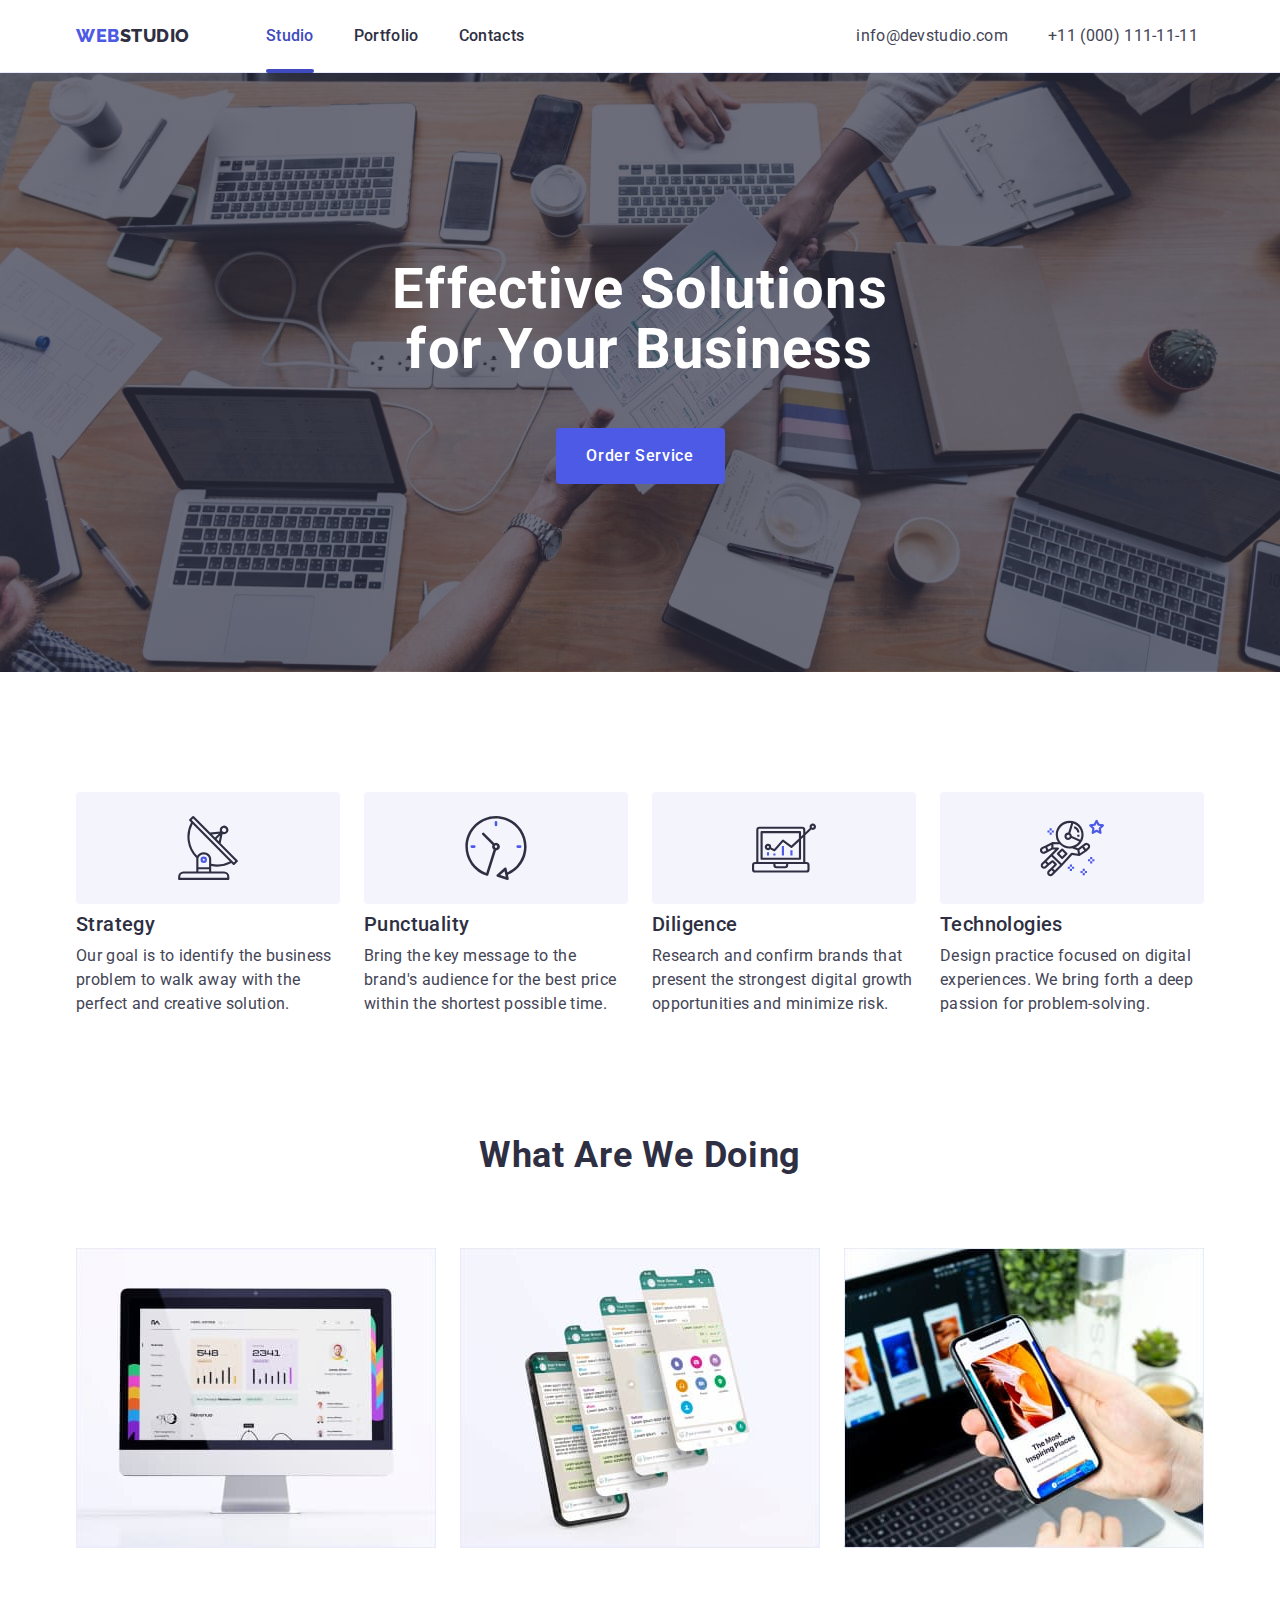
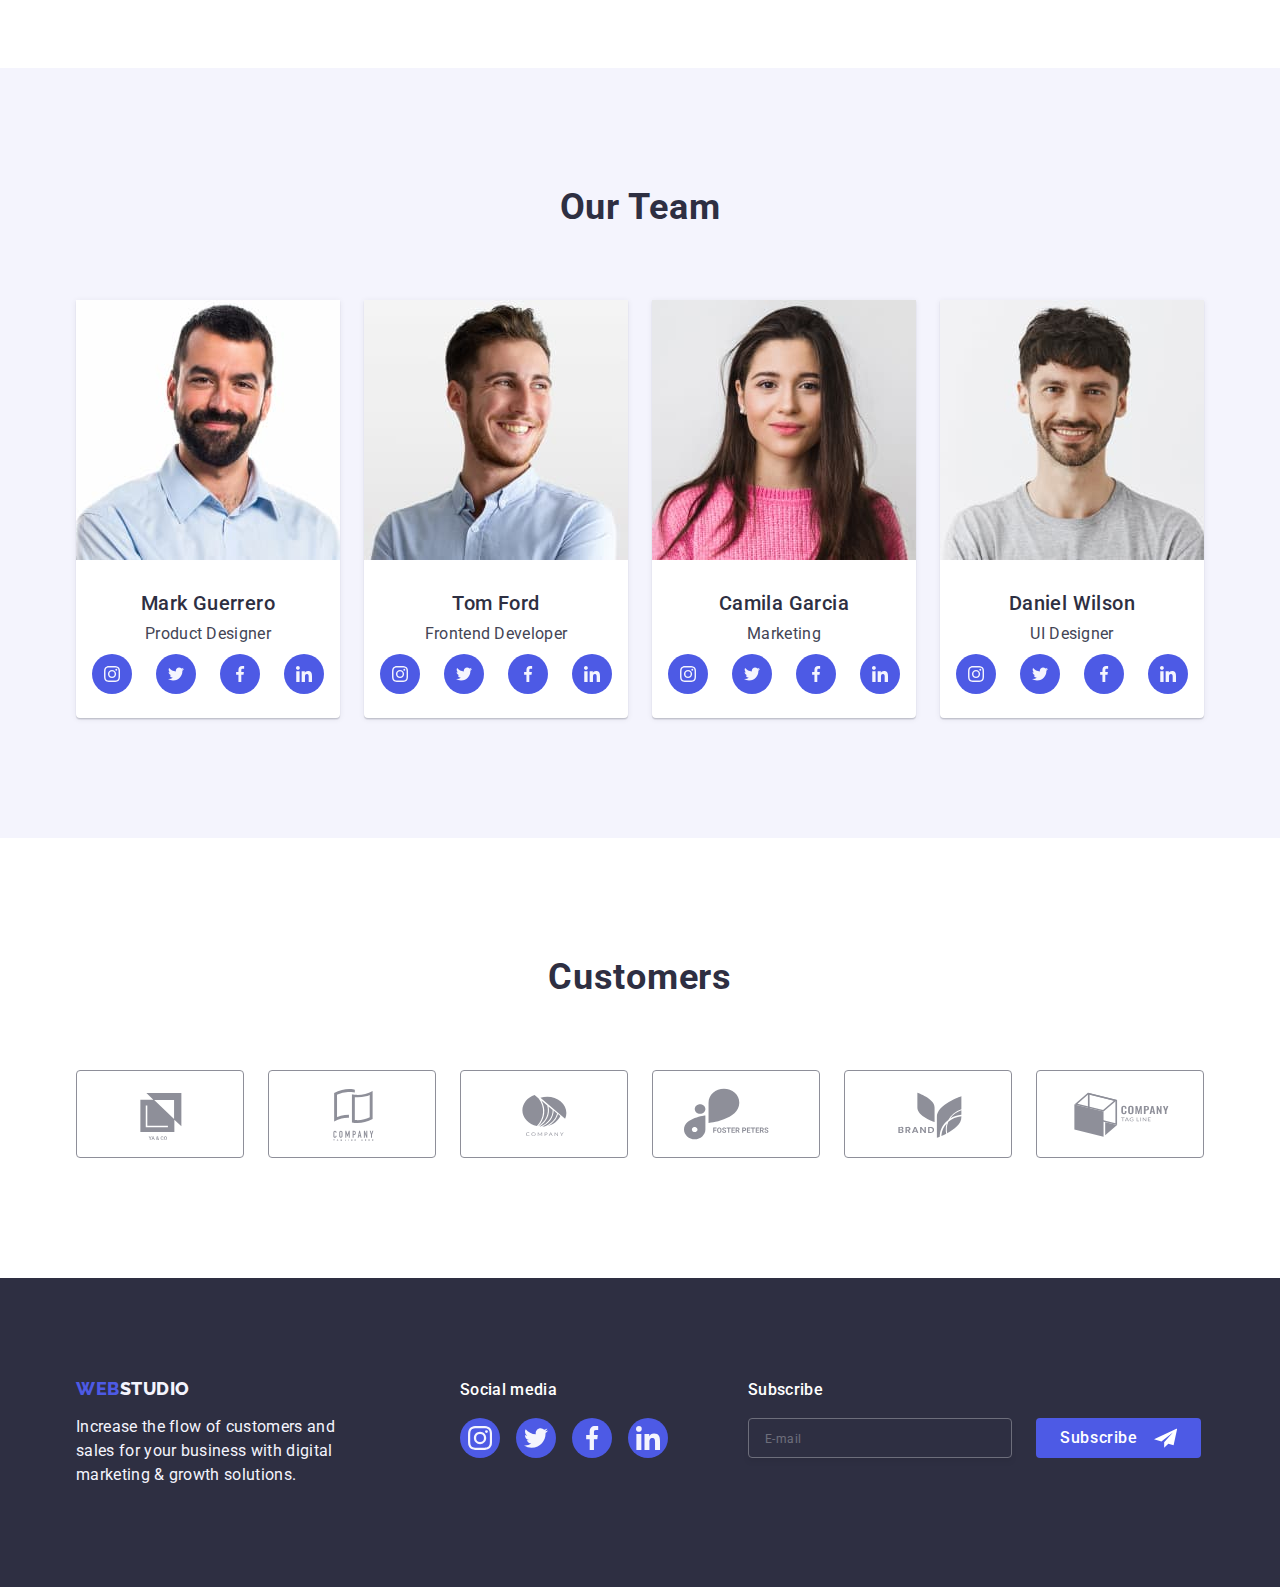
<file: index.html>
<!DOCTYPE html>
<html lang="en">
<head>
    <meta charset="UTF-8">
    <meta name="viewport" content="width=device-width, initial-scale=1.0">
    <title>Homework7</title>

    <link rel="stylesheet" href="https://cdnjs.cloudflare.com/ajax/libs/modern-normalize/1.0.0/modern-normalize.min.css" />

    <link rel="stylesheet" href="./css/styles.css">

    <link rel="preconnect" href="https://fonts.googleapis.com">
    <link rel="preconnect" href="https://fonts.gstatic.com" crossorigin>
    <link
        href="https://fonts.googleapis.com/css2?family=Montserrat:wght@400;700&family=Raleway:wght@800&family=Roboto:wght@400;500;700;900&display=swap"
        rel="stylesheet">

    
</head>
<body>

    <header class="header">
        
    <div class="container header-menu">

        <nav class="header-nav">

        <a class="logo link" href="./index.html">Web<span class="logo-text-studio">Studio</span></a>

       
            <ul class="list-menu">
                <li>
                    <a class="nav-link link accent" href="./index.html">Studio</a>
                </li>
                <li>
                    <a class="nav-link link" href="./portfolio.html">Portfolio</a>
                </li>
                <li>
                    <a class="nav-link link" href="">Contacts</a>
                </li>
            </ul>
       
        

        </nav>

        <address class="address">  

      <ul class="list-address">
        <li>
            <a class="contact-link link" href="mailto:info@devstudio.com">info@devstudio.com</a></li>
        <li>
            <a class="contact-link link" href="tel:+110001111111">+11 (000) 111-11-11</a></li>
</ul>

</address>


<menu class="menu-hamburger">
    <button type="button" class="button-hamburger menu-toggle js-open-menu " aria-expanded="false"
        aria-controls="mobile-menu">
        <svg width="32" height="22">
            <use href="./images/icons.svg#icon-hamburger"></use>
        </svg>
    </button>
</menu>


</div>
    </header>   

    <main>
        <!-- Section 1 -->
     <section class="main-section section">
    
    <div class="container hero">

        <h1 class="main-header">Effective Solutions for Your Business</h1>

        <button class="order-service-button cursor" type="button" data-modal-open>Order Service</button>
        
    </div>
    </section> 

        <!-- Section 2 -->
        <section class="section">

            <div class="container">

            <h2 class="visually-hidden">Lorem ipsum dolor sit amet.</h2>
            
            <ul class="list-section-two">
                <li class="list-section-two-li">

                    <div class="icon-our-strategy">
                        
                        <svg class="icon-strategy" width="64" height="64">
                        
                        <use href="./images/icons.svg#icon-antenna">

                        </use>
                    </svg>
                    </div>

                    <h3 class="third-headline">Strategy</h3>
                    <p class="description">Our goal is to identify the business problem to walk away with the perfect and creative solution.</p>
                </li>
                <li class="list-section-two-li">
                    <div class="icon-our-strategy">
                    
                        <svg class="icon-stategy" width="64" height="64">
                    
                            <use href="./images/icons.svg#icon-clock">
                    
                            </use>
                        </svg>
                    </div>
                    <h3 class="third-headline">Punctuality</h3>
                    <p class="description">Bring the key message to the brand's audience for the best price within the shortest possible time.</p>
                </li>
                <li class="list-section-two-li">
                    <div class="icon-our-strategy">
                    
                        <svg class="icon-stategy" width="64" height="64">
                    
                            <use href="./images/icons.svg#icon-diagram">
                    
                            </use>
                        </svg>
                    </div>
                    <h3 class="third-headline">Diligence</h3>
                    <p class="description">Research and confirm brands that present the strongest digital growth opportunities and minimize risk.</p>
                </li>
                <li class="list-section-two-li">
                    <div class="icon-our-strategy">
                    
                        <svg class="icon-stategy" width="64" height="64">
                    
                            <use href="./images/icons.svg#icon-astronaut">
                    
                            </use>
                        </svg>
                    </div>
                    <h3 class="third-headline">Technologies</h3>
                    <p class="description">Design practice focused on digital experiences. We bring forth a deep passion for problem-solving.</p>
                </li>
            </ul>
            </div>

            
        </section>

<!--What are we doing-->
<!-- Section 3 -->

        <section class="section section-three">
            
        <div class="container">

<h2 class="second-headline">What are we doing</h2>
<ul class="list-section-three">
    <li class="list-section-three-li">
        <img src="./images/main/What_are_we_doing/img1.jpg" alt="computer screen" width="360" height="300" 
        srcset="./images/main/What_are_we_doing/img1.jpg 1x, ./images/main/What_are_we_doing/img1@2x.jpg 2x">
    </li>
    <li class="list-section-three-li"><img src="./images/main/What_are_we_doing/img2.jpg" alt="messenger on the phone" width="360" height="300" srcset="./images/main/What_are_we_doing/img2.jpg 1x, ./images/main/What_are_we_doing/img2@2x.jpg 2x"></li>
    <li class="list-section-three-li"><img src="./images/main/What_are_we_doing/img3.jpg" alt="celphone in hand" width="360" height="300" srcset="./images/main/What_are_we_doing/img3.jpg 1x, 
        ./images/main/What_are_we_doing/img3@2x.jpg 2x"></li>
</ul>
</div>
        </section>

<!--Our Team-->
<!-- section 4 -->

        <section class="background-section section">
            <div class="container">

            <h2 class="our-team-headline">Our Team</h2>
        
        <ul class="list-team">

        <li class="background-list">
                
                <img src="./images/main/Our_Team/Mark_Guerrero.jpg" alt="man in blue shirt" width="264" height="260" srcset="./images/main/Our_Team/Mark_Guerrero.jpg 1x, ./images/main/Our_Team/Mark_Guerrero@2x.jpg 2x">

            <div class="team-name">
                <h3 class="person-name">Mark Guerrero</h3>
                <p class="description job-position">Product Designer</p>
              
              <ul class="list-social-media">
                <li class="list-social-media-li">
                    <a class="link social-media-link" href="">
                        <svg  class="team-icon" width="16" height="16">
                            <use href="./images/icons.svg#icon-instagram"></use>
                        </svg>
                    </a>
                </li>
                <li class="list-social-media-li">
                    <a class="link social-media-link" href="">
                        <svg class="team-icon" width="16" height="16">
                            <use href="./images/icons.svg#icon-twitter"></use>
                        </svg>
                    </a>
                </li>
                <li class="list-social-media-li">
                    <a class="link social-media-link" href="">
                        <svg class="team-icon" width="16" height="16">
                            <use href="./images/icons.svg#icon-facebook"></use>
                        </svg>
                    </a>
                </li>
                <li class="list-social-media-li">
                    <a class="link social-media-link" href="">
                        <svg class="team-icon" width="16" height="16">
                            <use href="./images/icons.svg#icon-linkedin"></use>
                        </svg>
                    </a>
                </li>
              </ul>
            </div>
                   </li>
                

        <li class="background-list">
                
                <img src="./images/main/Our_Team/Tom_Ford.jpg" alt="young man in blue shirt" width="264" height="260" srcset="./images/main/Our_Team/Tom_Ford.jpg 1x, ./images/main/Our_Team/Tom_Ford@2x.jpg 2x">

            <div class="team-name">
            <h3 class="person-name">Tom Ford</h3>
            <p class="description job-position">Frontend Developer</p>
            <ul class="list-social-media">
                <li class="list-social-media-li">
                    <a class="link social-media-link" href="">
                        <svg class="team-icon" width="16" height="16">
                            <use href="./images/icons.svg#icon-instagram"></use>
                        </svg>
                    </a>
                </li>
                <li class="list-social-media-li">
                    <a class="link social-media-link" href="">
                        <svg class="team-icon" width="16" height="16">
                            <use href="./images/icons.svg#icon-twitter"></use>
                        </svg>
                    </a>
                </li>
                <li class="list-social-media-li">
                    <a class="link social-media-link" href="">
                        <svg class="team-icon" width="16" height="16">
                            <use href="./images/icons.svg#icon-facebook"></use>
                        </svg>
                    </a>
                </li>
                <li class="list-social-media-li">
                    <a class="link social-media-link" href="">
                        <svg class="team-icon" width="16" height="16">
                            <use href="./images/icons.svg#icon-linkedin"></use>
                        </svg>
                    </a>
                </li>
            </ul>
            </div>
                    </li>

        <li class="background-list">
                
            <img src="./images/main/Our_Team/Camila_Garcia.jpg" alt="woman in pink sweater" width="264" height="260" srcset="./images/main/Our_Team/Camila_Garcia.jpg 1x, ./images/main/Our_Team/Camila_Garcia@2x.jpg 2x">
            
            <div class="team-name">
            <h3 class="person-name">Camila Garcia</h3>
            <p class="description job-position">Marketing</p>
            <ul class="list-social-media">
                <li class="list-social-media-li">
                    <a class="link social-media-link" href="">
                        <svg class="team-icon" width="16" height="16">
                            <use href="./images/icons.svg#icon-instagram"></use>
                        </svg>
                    </a>
                </li>
                <li class="list-social-media-li">
                    <a class="link social-media-link" href="">
                        <svg class="team-icon" width="16" height="16">
                            <use href="./images/icons.svg#icon-twitter"></use>
                        </svg>
                    </a>
                </li>
                <li class="list-social-media-li">
                    <a class="link social-media-link" href="">
                        <svg class="team-icon" width="16" height="16">
                            <use href="./images/icons.svg#icon-facebook"></use>
                        </svg>
                    </a>
                </li>
                <li class="list-social-media-li">
                    <a class="link social-media-link" href="">
                        <svg class="team-icon" width="16" height="16">
                            <use href="./images/icons.svg#icon-linkedin"></use>
                        </svg>
                    </a>
                </li>
            </ul>
             </div>
                    </li>

        <li class="background-list">
                
            <img src="./images/main/Our_Team/Daniel_Wilson.jpg" alt="man in grey tshirt" width="264" height="260" srcset="./images/main/Our_Team/Daniel_Wilson.jpg 1x, ./images/main/Our_Team/Daniel_Wilson@2x.jpg 2x">

            <div class="team-name">
            <h3 class="person-name">Daniel Wilson</h3>
            <p class="description job-position">UI Designer</p>
            <ul class="list-social-media">
                <li class="list-social-media-li">
                    <a class="link social-media-link" href="">
                        <svg class="team-icon" width="16" height="16">
                            <use href="./images/icons.svg#icon-instagram"></use>
                        </svg>
                    </a>
                </li>
                <li class="list-social-media-li">
                    <a class="link social-media-link" href="">
                        <svg class="team-icon" width="16" height="16">
                            <use href="./images/icons.svg#icon-twitter"></use>
                        </svg>
                    </a>
                </li>
                <li class="list-social-media-li">
                    <a class="link social-media-link" href="">
                        <svg class="team-icon" width="16" height="16">
                            <use href="./images/icons.svg#icon-facebook"></use>
                        </svg>
                    </a>
                </li>
                <li class="list-social-media-li">
                    <a class="link social-media-link" href="">
                        <svg class="team-icon" width="16" height="16">
                            <use href="./images/icons.svg#icon-linkedin"></use>
                        </svg>
                    </a>
                </li>
            </ul>
            </div>
                    </li>
        </ul>

        </div>
        
        </section>
<!-- section 5 -->
        <section class="section">
            <div class="container">
            <h2 class="customers-headline">Customers</h2>
            <ul class="list-customers">
                <li class="list-customers-li">
                    
                    <a class="link-customers" href="">
                        <svg class="customers-svg" width="104" height="56">
                        <use href="./images/icons.svg#icon-customer1"></use>
                    </svg>
                    </a>
                </li>
                <li class="list-customers-li">
                    <a class="link-customers" href="">
                        <svg class="customers-svg" width="104" height="56">
                    <use href="./images/icons.svg#icon-customer2"></use>
                </svg>
                    </a>
            </li>
                <li class="list-customers-li">
                    <a class="link-customers" href="">
                        <svg class="customers-svg" width="104" height="56">
                    <use href="./images/icons.svg#icon-customer3"></use>
                </svg>
            </a>
        </li>
                <li class="list-customers-li">
                    <a class="link-customers" href="">
                        <svg class="customers-svg" width="104" height="56">
                    <use href="./images/icons.svg#icon-customer4"></use>
                </svg>
            </a>
            </li>
                <li class="list-customers-li">
                    <a class="link-customers" href="">
                        <svg class="customers-svg" width="104" height="56">
                    <use href="./images/icons.svg#icon-customer5"></use>
                </svg>
            </a>
        </li>
                <li class="list-customers-li">
                    <a class="link-customers" href="">
                        <svg class="customers-svg" width="104" height="56">
                    <use href="./images/icons.svg#icon-customer6"></use>
                </svg>
            </a>
        </li>
            </ul>
</div>
        </section>

        
    </main>

    <!-- Footer -->

    <footer class="footer_background">

    <div class="container footer-container">

        <div class="footer-logo-container">   
        <!-- LOGO -->
        <a class="logo link logo-footer" href="./index.html">Web<span class="logo-textfooter-studio">Studio</span></a>

        <p class="footer-text">Increase the flow of customers and sales for your business with digital marketing & growth solutions.</p>
        </div>

        <div>
            <p class="footer-p-socialmedia">Social media</p>
            <ul class="footer-social-media-list">
                <li class="footer-social-media-li">
                    <a class="footer-link-social-media" href="">
                        <svg class="footer-svg" width="24" height="24">
                            <use href="./images/icons.svg#icon-instagram"></use>
                        </svg>
                    </a>
                </li>
                <li class="footer-social-media-li">
                    <a class="footer-link-social-media" href="">
                        <svg class="footer-svg" width="24" height="24">
                            <use href="./images/icons.svg#icon-twitter"></use>
                        </svg>
                    </a>
                </li>
                <li class="footer-social-media-li">
                    <a class="footer-link-social-media" href="">
                        <svg class="footer-svg" width="24" height="24">
                            <use href="./images/icons.svg#icon-facebook"></use>
                        </svg>
                    </a>
                </li>
                <li class="footer-social-media-li">
                    <a class="footer-link-social-media" href="">
                        <svg class="footer-svg" width="24" height="24">
                            <use href="./images/icons.svg#icon-linkedin"></use>
                        </svg>
                    </a>
                </li>
            </ul>
        </div>

        <div class="newsletter-div">
            <p class="footer-p-socialmedia">Subscribe</p>
            
            <form class="newsletter-form">
                <label class="newsletter-label" for="newsletter">
            
                <input class="newsletter-input" type="email" name="email" id="newsletter" placeholder="E-mail" required/>
                </label>
          
            <button class="newsletter-button" type="submit">Subscribe
                    <svg class="newsletter-svg" width="24" height="24">
                        <use href="./images/icons.svg#icon-Frame"></use>
                    </svg>
            </button>
                
            </form>
        </div>
        </div>
    </footer>

    <div class="is-hidden modal-window" data-modal>
        <div class="modal-window-body">
            <button class="button-close" type="button" data-modal-close>
                <svg class="svg-close" width="8" height="8">
                    <use href="./images/icons.svg#icon-close-black-18dp-2-1"></use>
                </svg>
            </button>
            <p class="modal-form-p">Leave your contacts and we will call you back</p>
            
            <form>
                <div class="modal-form">
                
                <label class="modal-form-label" for="user-name">Name</label>

                <div class="modal-icon-input">

                    <input class="modal-form-input" type="text" name="user-name" id="user-name" required/>
                    <svg class="modal-icon" width="18" height="24">
                    <use href="./images/icons.svg#icon-person-black"></use>
                    </svg>
                    
                    </div>
                </div>

                <div class="modal-form">
                <label class="modal-form-label" for="phone-modal">Phone</label>

                <div class="modal-icon-input">
                    <input class="modal-form-input" type="tel" name="tel-modal" id="phone-modal" required/>
                    <svg class="modal-icon" width="18" height="24">
                    <use href="./images/icons.svg#icon-phone-black"></use>
                </svg>
                    
                </div>
                </div>

                <div class="modal-form">
                <label class="modal-form-label" for="email-modal">Email</label>

                <div class="modal-icon-input">
                    <input class="modal-form-input" type="email" name="email-modal" id="email-modal" required/>
                    <svg class="modal-icon" width="18" height="24">
                    <use href="./images/icons.svg#icon-email-black"></use>
                </svg>
                
                </div>
                </div>

                <div class="form-textarea">
                    <label class="modal-form-label" for="user-comment">Comment</label>
                    <textarea class="textarea" id="user-comment" name="user-comment" placeholder="Text input"></textarea>
                </div>
                
            
                <div class="privacy-policy">
                
                <input class="user-privacy-input visually-hidden" type="checkbox" name="user-privacy" value="true" id="user-privacy" required/>
                
                <label class="user-privacy-label" for="user-privacy">
                
                <span class="icon-privacy-policy">
                    <svg width="10" height="8">
                        <use href="./images/icons.svg#icon-Vector"></use>
                    </svg>
                </span>

                I accept the terms and conditions of the <a class="privacy-policy-link">Privacy Policy</a></label>
              
                </div>

                <button class="button-send-modal" type="submit">Send</button>
                
                
            </form>
        </div>
    </div>

<div class="js-menu-container menu-container-a" id="mobile-menu">
    <div class="hamburger-div">
        <div class="hamburger-button-container">
            <button class="js-close-menu hamburger-close-button">
                <svg class="hamburger-close-svg" width="8" height="8">
                    <use href="./images/icons.svg#icon-close-black-18dp-2-1"></use>
                </svg>
            </button>
        </div>

        <nav class="hamburger-navigation">
            <ul class="hamburger-nav-list">
                <li><a class="hamburger-nav-link link" href='./index.html'>Studio</a></li>
                <li><a class="hamburger-nav-link link" href='./portfolio.html'>Portfolio</a></li>
                <li><a class="hamburger-nav-link link" href=''>Contacts</a></li>
            </ul>
        </nav>

        <address class="hamburger-address">
            <ul class="hamburger-address-list">
                <li><a class="hamburger-phone link" href="tel:+110001111111">+11 (000) 111-11-11</a></li>
                <li><a class="hamburger-mail link" href="mailto:info@devstudio.com">info@devstudio.com</a></li>

            </ul>
        </address>



        <ul class="hamburger-social-media-list">
            <li class="hamburger-social-media-li">
                <a class="hamburger-social-media-link" href="">
                    <svg class="hamburger-svg" width="24" height="24">
                        <use href="./images/icons.svg#icon-instagram"></use>
                    </svg>
                </a>
            </li>
            <li class="hamburger-social-media-li">
                <a class="hamburger-social-media-link" href="">
                    <svg class="hamburger-svg" width="24" height="24">
                        <use href="./images/icons.svg#icon-twitter"></use>
                    </svg>
                </a>
            </li>
            <li class="hamburger-social-media-li">
                <a class="hamburger-social-media-link" href="">
                    <svg class="hamburger-svg" width="24" height="24">
                        <use href="./images/icons.svg#icon-facebook"></use>
                    </svg>
                </a>
            </li>
            <li class="hamburger-social-media-li">
                <a class="hamburger-social-media-link" href="">
                    <svg class="hamburger-svg" width="24" height="24">
                        <use href="./images/icons.svg#icon-linkedin"></use>
                    </svg>
                </a>
            </li>
        </ul>

    </div>
</div>
   


</div>

   
    <script src="./js/mobile-menu.js"></script>
    <script src="./js/modal.js"></script>
</body>
</html>
</file>
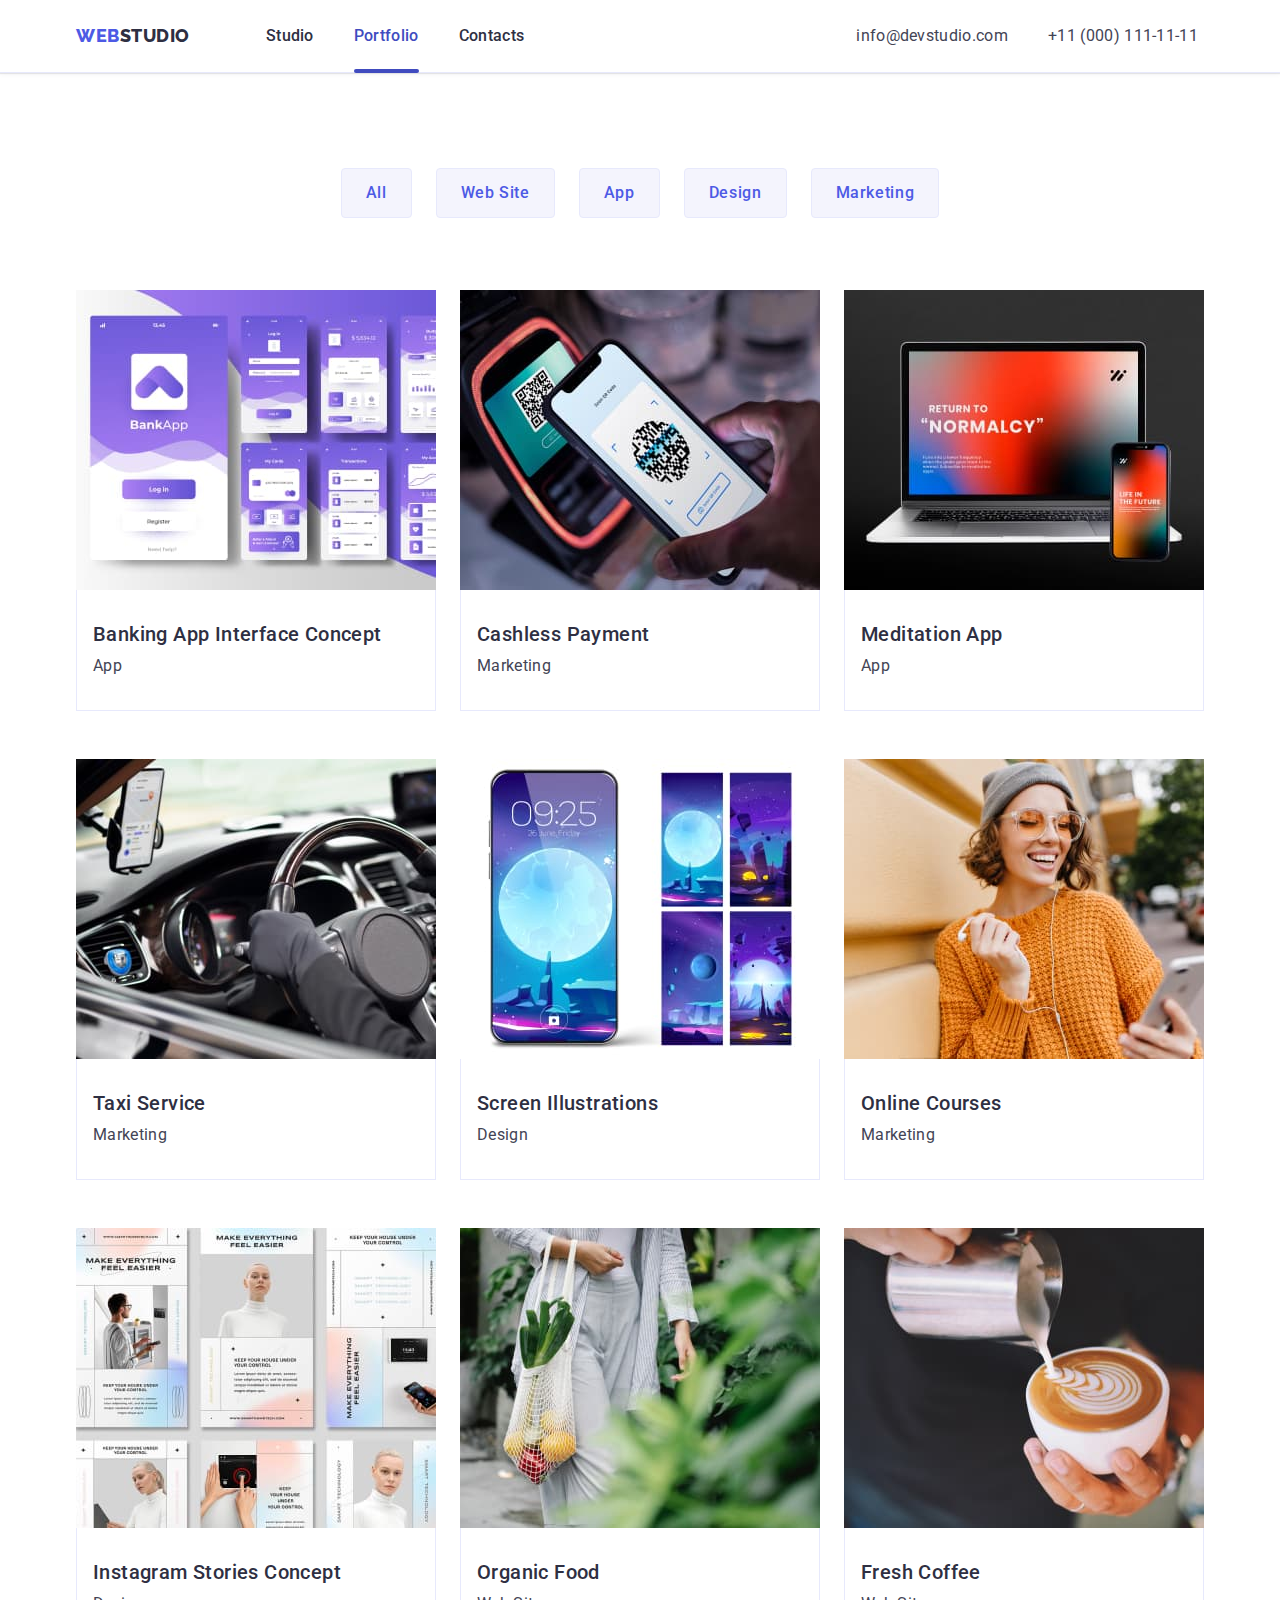
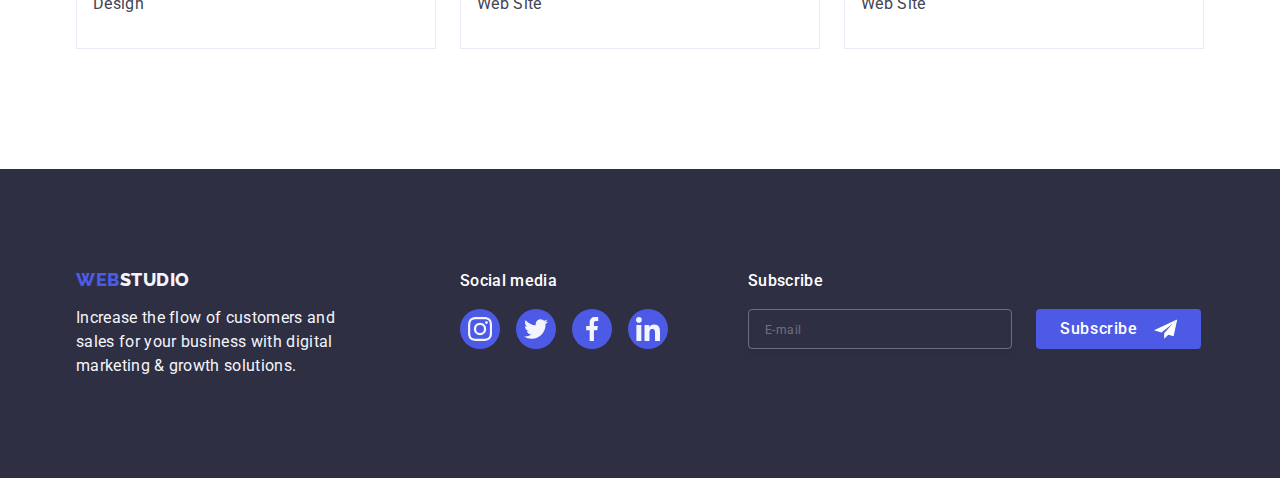
<file: portfolio.html>
<!DOCTYPE html>
<html lang="en">
<head>
    <meta charset="UTF-8">
    <meta name="viewport" content="width=device-width, initial-scale=1.0">
    <title>Homework7</title>

    <link rel="stylesheet" href="https://cdnjs.cloudflare.com/ajax/libs/modern-normalize/1.0.0/modern-normalize.min.css" />

    <link rel="stylesheet" href="./css/styles.css">

    <link rel="preconnect" href="https://fonts.googleapis.com">
    <link rel="preconnect" href="https://fonts.gstatic.com" crossorigin>
    <link
        href="https://fonts.googleapis.com/css2?family=Montserrat:wght@400;700&family=Raleway:wght@800&family=Roboto:wght@400;500;700;900&display=swap"
        rel="stylesheet">

     
</head>
<body>

        <header class="header">
        
            <div class="container header-menu">
        
                <nav class="header-nav">
                    <!-- LOGO -->
                    <a class="logo link" href="./index.html">Web<span class="logo-text-studio">Studio</span></a>
        
        
                    <ul class="list-menu">
                        <li><a class="nav-link link" href="./index.html">Studio</a></li>
                        <li><a class="nav-link link accent" href="./portfolio.html">Portfolio</a></li>
                        <li><a class="nav-link link" href="">Contacts</a></li>
                    </ul>
                </nav>
        
                <address class="address">
        
                    <ul class="list-address">
                        <li><a class="contact-link link" href="mailto:info@devstudio.com">info@devstudio.com</a></li>
                        <li><a class="contact-link link" href="tel:+110001111111">+11 (000) 111-11-11</a></li>
                    </ul>
        
                </address>

                <menu class="menu-hamburger">
                    <button type="button" class="button-hamburger menu-toggle js-open-menu " aria-expanded="false"
                        aria-controls="mobile-menu">
                        <svg width="32" height="22">
                            <use href="./images/icons.svg#icon-hamburger"></use>
                        </svg>
                    </button>
                </menu>

            </div>
        </header>

<main>
<section class="section portfolio-section">

    <div class="container">

<h1 class="visually-hidden">Lorem.</h1>

    <!-- BUTTONS LIST -->
    
    <ul class="list-button">

        <li><button class="cursor button-text" type="button">All</button></li>

        <li><button class="cursor button-text" type="button">Web Site</button></li>

        <li><button class="cursor button-text" type="button">App</button></li>

        <li><button class="cursor button-text" type="button">Design</button></li>

        <li><button class="cursor button-text" type="button">Marketing</button></li>
    </ul>
  
 

    <!-- PROJECTS LIST -->

    

  
<ul class="list-portfolio">

    <li class="list-portfolio-li">
       <a class="link link-portfolio" href="">
        <div class="pop-up">
       <img src="./images/portfolio/banking_app.jpg" alt="diferent banking pages" width="360" height="300" srcset="./images/portfolio/banking_app.jpg 1x, ./images/portfolio/banking_app@2x.jpg 2x">
       <p class="pop-up-text">- 14 Stylish and User-Friendly App Design Concepts · Task Manager App · Calorie Tracker App · Exotic Fruit Ecommerce App
    · Cloud Storage App</p>
        </div>
       <div class="projects">
        <h2 class="project-name">Banking App Interface Concept</h2>
        <p class="description">App</p>
        </div>
        
    </a>
    </li>

    <li class="list-portfolio-li">
        <a class="link link-portfolio" href="">
        <div class="pop-up">
        <img src="./images/portfolio/cashless_payment.jpg" alt="celphone and terminal" width="360" height="300" srcset="./images/portfolio/cashless_payment.jpg 1x, ./images/portfolio/cashless_payment@2x.jpg 2x">
        <p class="pop-up-text">- 14 Stylish and User-Friendly App Design Concepts · Task Manager App · Calorie Tracker App · Exotic Fruit Ecommerce App
        · Cloud Storage App</p>
        </div>
        <div class="projects">
        <h2 class="project-name">Cashless Payment</h2>
        <p class="description">Marketing</p>
        </div>

        </a>
    </li>

    <li class="list-portfolio-li">
        <a class="link link-portfolio" href="">
        <div class="pop-up">
        <img src="./images/portfolio/meditation_app.jpg" alt="meditation app in laptop and celphone" width="360" height="300" srcset="./images/portfolio/meditation_app.jpg 1x, ./images/portfolio/meditation_app@2x.jpg 2x">
        <p class="pop-up-text">- 14 Stylish and User-Friendly App Design Concepts · Task Manager App · Calorie Tracker App · Exotic Fruit Ecommerce App
        · Cloud Storage App</p>
        </div>
        <div class="projects">
        <h2 class="project-name">Meditation App</h2>
        <p class="description">App</p>
        </div>
        </a>
    </li>

    <li class="list-portfolio-li">
        <a class="link link-portfolio" href="">
        <div class="pop-up">
        <img src="./images/portfolio/taxi_service.jpg" alt="taxi inside" width="360" height="300" srcset="./images/portfolio/taxi_service.jpg 1x, ./images/portfolio/taxi_service@2x.jpg 2x">
        <p class="pop-up-text">- 14 Stylish and User-Friendly App Design Concepts · Task Manager App · Calorie Tracker App · Exotic Fruit Ecommerce App · Cloud Storage App</p>
        </div>
        <div class="projects">
        <h2 class="project-name">Taxi Service</h2>
        <p class="description">Marketing</p>
        </div>
        </a>
    </li>

    <li class="list-portfolio-li">
        <a class="link link-portfolio" href="">
        <div class="pop-up">
        <img src="./images/portfolio/screen_ilustrations.jpg" alt="graphics on celphones" width="360" height="300" srcset="./images/portfolio/screen_ilustrations.jpg 1x, ./images/portfolio/screen_ilustrations@2x.jpg 2x">
        <p class="pop-up-text">- 14 Stylish and User-Friendly App Design Concepts · Task Manager App · Calorie Tracker App · Exotic Fruit Ecommerce App · Cloud Storage App</p>
        </div>
        <div class="projects">
        <h2 class="project-name">Screen Illustrations</h2>
        <p class="description">Design</p>
        </div>
        </a>
    </li>

    <li class="list-portfolio-li">
        <a class="link link-portfolio" href="">
        <div class="pop-up">
        <img src="./images/portfolio/online_courses.jpg" alt="young woman in orange sweater" width="360"
                    height="300" srcset="./images/portfolio/online_courses.jpg 1x, ./images/portfolio/online_courses@2x.jpg 2x">
        <p class="pop-up-text">- 14 Stylish and User-Friendly App Design Concepts · Task Manager App · Calorie Tracker App · Exotic Fruit Ecommerce App · Cloud Storage App</p>
        </div>
        <div class="projects"> 
        <h2 class="project-name">Online Courses</h2>
        <p class="description">Marketing</p>
        </div>
        </a>
    </li>
   
    <li class="list-portfolio-li">
        <a class="link link-portfolio" href="">
        <div class="pop-up">
        <img src="./images/portfolio/instagram_stories.jpg" alt="diferent celphones with instagram Stories" width="360" height="300" srcset="./images/portfolio/instagram_stories.jpg 1x, ./images/portfolio/instagram_stories@2x.jpg 2x">
        <p class="pop-up-text">- 14 Stylish and User-Friendly App Design Concepts · Task Manager App · Calorie Tracker App · Exotic Fruit Ecommerce App
                · Cloud Storage App</p>
        </div>
        <div class="projects">
        <h2 class="project-name">Instagram Stories Concept</h2>
        <p class="description">Design</p>
        </div>
        </a>
    </li>

    <li class="list-portfolio-li">
        <a class="link link-portfolio" href="">
        <div class="pop-up">
        <img src="./images/portfolio/organic_food.jpg" alt="a woman with shopping net" width="360" height="300" srcset="./images/portfolio/organic_food.jpg 1x, ./images/portfolio/organic_food@2x.jpg 2x">
        <p class="pop-up-text">- 14 Stylish and User-Friendly App Design Concepts · Task Manager App · Calorie Tracker App · Exotic Fruit Ecommerce App
                · Cloud Storage App</p> 
        </div>
        <div class="projects">
        <h2 class="project-name">Organic Food</h2>
        <p class="description">Web Site</p>
        </div>

                </a>
            </li>

    <li class="list-portfolio-li">
        <a class="link link-portfolio" href="">
        <div class="pop-up">
        <img src="./images/portfolio/fresh_coffee.jpg" alt="a cup of Coffee with milk" width="360" height="300" srcset="./images/portfolio/fresh_coffee.jpg 1x, ./images/portfolio/fresh_coffee@2x.jpg 2x">
        <p class="pop-up-text">- 14 Stylish and User-Friendly App Design Concepts · Task Manager App · Calorie Tracker App · Exotic Fruit Ecommerce App
                · Cloud Storage App</p>
        </div>
        <div class="projects">
        <h2 class="project-name">Fresh Coffee</h2>
        <p class="description">Web Site</p>
        </div>
        </a>
    </li>

        </ul>
        </div>
    </section>
</main>

    <footer class="footer_background">
        <div class="container footer-container">
    
            <div class="footer-logo-container">
                <!-- LOGO -->
                <a class="logo link logo-footer" href="./index.html">Web<span
                        class="logo-textfooter-studio">Studio</span></a>
    
                <p class="footer-text">Increase the flow of customers and sales for your business with digital marketing &
                    growth solutions.</p>
            </div>
    
            <div>
                <p class="footer-p-socialmedia">Social media</p>
                <ul class="footer-social-media-list">
                    <li class="footer-social-media-li">
                        <a class="footer-link-social-media" href="">
                            <svg class="footer-svg" width="24" height="24">
                                <use href="./images/icons.svg#icon-instagram"></use>
                            </svg>
                        </a>
                    </li>
                    <li class="footer-social-media-li">
                        <a class="footer-link-social-media" href="">
                            <svg class="footer-svg" width="24" height="24">
                                <use href="./images/icons.svg#icon-twitter"></use>
                            </svg>
                        </a>
                    </li>
                    <li class="footer-social-media-li">
                        <a class="footer-link-social-media" href="">
                            <svg class="footer-svg" width="24" height="24">
                                <use href="./images/icons.svg#icon-facebook"></use>
                            </svg>
                        </a>
                    </li>
                    <li class="footer-social-media-li">
                        <a class="footer-link-social-media" href="">
                            <svg class="footer-svg" width="24" height="24">
                                <use href="./images/icons.svg#icon-linkedin"></use>
                            </svg>
                        </a>
                    </li>
                </ul>
            </div>
            <div class="newsletter-div">
                <p class="footer-p-socialmedia">Subscribe</p>
            
                <form class="newsletter-form">
                    <label class="newsletter-label" for="newsletter">
            
                        <input class="newsletter-input" type="email" name="email" id="newsletter" placeholder="E-mail" required/>
                    </label>
            
                    <button class="newsletter-button" type="submit">Subscribe
                        <svg class="newsletter-svg" width="24" height="24">
                            <use href="./images/icons.svg#icon-Frame"></use>
                        </svg>
                    </button>
            
                </form>
            </div>
        </div>
    </footer>

    <div class="js-menu-container menu-container-a" id="mobile-menu">
        <div class="hamburger-div">
            <div class="hamburger-button-container">
                <button class="js-close-menu hamburger-close-button">
                    <svg class="hamburger-close-svg" width="8" height="8">
                        <use href="./images/icons.svg#icon-close-black-18dp-2-1"></use>
                    </svg>
                </button>
            </div>
    
            <nav class="hamburger-navigation">
                <ul class="hamburger-nav-list">
                    <li><a class="hamburger-nav-link link" href='./index.html'>Studio</a></li>
                    <li><a class="hamburger-nav-link link" href='./portfolio.html'>Portfolio</a></li>
                    <li><a class="hamburger-nav-link link" href=''>Contacts</a></li>
                </ul>
            </nav>
    
            <address class="hamburger-address">
                <ul class="hamburger-address-list">
                    <li><a class="hamburger-phone link" href="tel:+110001111111">+11 (000) 111-11-11</a></li>
                    <li><a class="hamburger-mail link" href="mailto:info@devstudio.com">info@devstudio.com</a></li>
    
                </ul>
            </address>
    
    
    
            <ul class="hamburger-social-media-list">
                <li class="hamburger-social-media-li">
                    <a class="hamburger-social-media-link" href="">
                        <svg class="hamburger-svg" width="24" height="24">
                            <use href="./images/icons.svg#icon-instagram"></use>
                        </svg>
                    </a>
                </li>
                <li class="hamburger-social-media-li">
                    <a class="hamburger-social-media-link" href="">
                        <svg class="hamburger-svg" width="24" height="24">
                            <use href="./images/icons.svg#icon-twitter"></use>
                        </svg>
                    </a>
                </li>
                <li class="hamburger-social-media-li">
                    <a class="hamburger-social-media-link" href="">
                        <svg class="hamburger-svg" width="24" height="24">
                            <use href="./images/icons.svg#icon-facebook"></use>
                        </svg>
                    </a>
                </li>
                <li class="hamburger-social-media-li">
                    <a class="hamburger-social-media-link" href="">
                        <svg class="hamburger-svg" width="24" height="24">
                            <use href="./images/icons.svg#icon-linkedin"></use>
                        </svg>
                    </a>
                </li>
            </ul>
    
        </div>
    </div>
<script src="./js/mobile-menu.js"></script>
</body>
</html>
</file>
<file: css/styles.css>
:root {
    --iris-color: #4d5ae5;
    --ocean-color: #404BBF;
    --navyblue-color: #2E2F42;
    --green-color: #31D0AA;
    --slate-color: #434455;
    --lightslate-color: #8E8F99;
    --cornflower-color: #E7E9FC;
    --cloud-color: #F4F4FD;
    --navybluemodal-color: #2E2F4266;
    --grey-color: #2E2F42B2;
    --white-color: #FFFFFF;
    --dairy-color: #FCFCFC;

    --mytransition-duration: 250ms;
    --mytransition-timing-function: cubic-bezier(0.4, 0, 0.2, 1);
}

body {
    font-family: Roboto, sans-serif;
    color: var(--slate-color);
    background-color: var(--white-color);
}

* {
    box-sizing: border-box;
    margin: 0;
    padding: 0;
}

img {
    display: block;
    max-width: 100%;
    height: auto;
}

ul {
    margin: 0;
    padding-left: 0;
    list-style: none;
}


h1, h2, h3, h4, h5, h6, p, a {
    margin: 0;
}

.visually-hidden {
    position: absolute;
    width: 1px;
    height: 1px;
    margin: -1px;
    border: 0;
    padding: 0;
    white-space: nowrap;
    clip-path: inset(100%);
    clip: rect(0 0 0 0);
    overflow: hidden;
}

.link {
    text-decoration: none;
}

.cursor {
    cursor: pointer;
}

/* ================================================= MOBILE ========================================= */




@media screen and (min-width: 320px) and (max-width: 767px) {
    
    .section {
    margin-bottom: 96px;       
        }
    
    .container {
    width: 100%;
    margin: 0 auto;
    padding: 0 15px;
                }

    /* HEADER MOBILE */
        
    .header {
    outline: 1px solid var(--cornflower-color);
    box-shadow: 0px 2px 1px rgba(46, 47, 66, 0.08),
                0px 1px 1px rgba(46, 47, 66, 0.16),
                0px 1px 6px rgba(46, 47, 66, 0.08);
        }
    
    .header-menu {
    display: flex;
    justify-content: space-between;
    
        }
    
    .header-nav {
    display: flex;
    align-items: center;
        }
    
    .logo {
    font-family: Raleway, sans-serif;
    font-weight: 800;
    font-size: 18px;
    line-height: 1.17;
    letter-spacing: 0.03em;
    text-transform: uppercase;
    color: var(--iris-color);
    margin-right: 76px;
    display: inline-block;
        }

    .logo-text-studio {
    color: var(--navyblue-color);
        }
    
   .contact-link {
    color: var(--slate-color);
    font-family: Roboto;
    font-size: 16px;
    font-style: normal;
    font-weight: 400;
    line-height: 1.5;
    letter-spacing: 0.02em;
    padding: 24px 0;
    transition: color var(--mytransition-duration) var(--mytransition-timing-function);
        }
    
    .contact-link:hover {
    color: var(--ocean-color);
        }
    
    .contact-link:focus {
    color: var(--ocean-color);
        }
    
        .nav-link {
            display: inline-block;
            font-family: Roboto, sans-serif;
            font-size: 16px;
            font-style: normal;
            font-weight: 500;
            line-height: 1.5;
            letter-spacing: 0.02em;
            color: var(--navyblue-color);
            padding: 24px 0;
        }
    
    
        .nav-link:hover {
            color: var(--ocean-color);
        }
    
        .nav-link:focus {
            color: var(--ocean-color);
        }
    
        .address {
            font-style: normal;
            padding: 24px 0;
        }
    
        .list-menu {
            display: none;
            gap: 40px;
        }
    
        .list-address {
            display: none;
            gap: 40px;
            margin-left: 332px;
        }

    /* SECTION 1 MOBILE */

        .main-section {
        display: flex;
        padding: 112px 0;
        background-color: var(--navyblue-color);
        margin: 0 auto;
        background-image: linear-gradient(rgba(46, 47, 66, 0.7), rgba(46, 47, 66, 0.7)), url(../images/main/people-office.jpg);
        max-width: 767px;
        background-position: center;
        background-size: cover;
        background-repeat: no-repeat;
            }
        
        @media (min-device-pixel-ratio: 2),
        (-webkit-min-device-pixel-ratio: 2),
        (min-resolution: 192dpi),
        (min-resolution: 2dppx) {
            .main-section {
                background-image: linear-gradient(rgba(46, 47, 66, 0.7), rgba(46, 47, 66, 0.7)),
                    url(../images/main/people-office@2x.jpg);;
            }
        }

        .hero {
        display: flex;
        flex-direction: column;
        align-items: center;
                 }

        .main-header {
        font-family: Roboto;
        font-size: 36px;
        font-style: normal;
        font-weight: 700;
        color: var(--white-color);
        line-height: 1.11;
        text-align: center;
        letter-spacing: 0.06em;      
        margin-bottom: 72px;
                 }
        
                
        .order-service-button {
        color: var(--white-color);
        font-family: Roboto, sans-serif;
        font-size: 16px;
        font-style: normal;
        font-weight: 500;
        background-color: var(--iris-color);
        line-height: 1.5;
        letter-spacing: 0.04em;
        display: block;
        min-width: 169px;
        height: 56px;
        border: none;
        border-radius: 4px;
        margin: 0 auto;
        transition: background-color var(--mytransition-duration) var(--mytransition-timing-function);       
                 }
        
        .order-service-button:hover {
        background-color: var(--ocean-color);
                 }
        
        .order-service-button:focus {
        background-color: var(--ocean-color);
                 }


    /* SECTION 2 MOBILE */

    .icon-our-strategy {
        display: none;
    }

        .list-section-two {
            display: flex;
            flex-direction: column;
            align-items: flex-start;
            gap: 72px;
            margin-top: 96px;
        }

        .third-headline {
        font-family: Roboto;
        font-size: 36px;
        font-style: normal;
        font-weight: 700;
        color: var(--navyblue-color);
        line-height: 1.11;
        letter-spacing: 0.06em;
        margin-bottom: 8px;  
        text-align: center;  
                }
    
        .description {
        color: var(--slate-color);
        font-family: Roboto;
        font-size: 16px;
        font-style: normal;
        font-weight: 500;
        line-height: 1.5;
        letter-spacing: 0.02em;
                 }

        /* SECTION 3 MOBILE */
        
        .section-three {
        display: none;
        }
    
        /* SECTION 4 MOBILE */

        .our-team-headline {
        font-family: Roboto;
        font-size: 36px;
        font-style: normal;
        font-weight: 700;
        line-height: 1.11;
        text-align: center;
        letter-spacing: 0.72px;
        text-transform: capitalize;
        color: var(--navyblue-color);
        margin-bottom: 72px;
        padding-top: 96px;
                }

        .list-team {
        display: flex;
        flex-direction: column;
        gap: 72px;
        padding-bottom: 96px;
    }

        .background-list {
        display: flex;
        width: 264px;
        flex-direction: column;
        justify-content: center;
        align-items: center;
        margin: 0 auto;
        background-color: var(--white-color);
        border-radius: 0px 0px 4px 4px;
        list-style: none;
        box-shadow: 0px 2px 1px 0px rgba(46, 47, 66, 0.08), 0px 1px 1px 0px rgba(46, 47, 66, 0.16), 0px 1px 6px 0px rgba(46, 47, 66, 0.08);
        }
        
                 
        .background-section {
         background-color: var(--cloud-color);
        }

        .team-name {
        padding: 0px;
        text-align: center;
        max-width: 264px;
        margin: 32px auto;
                 }
        
        .person-name {
        font-family: Roboto;
        font-size: 20px;
        font-style: normal;
        font-weight: 500;
        color: var(--navyblue-color);
        line-height: 1.11;
        letter-spacing: 0.4px;
        margin-bottom: 8px;
        text-align: center;
                }
        
        .job-position {
        text-align: center;
        font-weight: 400;
        }

        .list-social-media {
            display: flex;
            gap: 24px;
            justify-content: center;
        }

        .list-social-media-li {
            width: 40px;
            height: 40px;
        }

        .social-media-link {
            display: flex;
            gap: 16px;
            margin-top: 8px;
            justify-content: center;
            align-items: center;
            width: 100%;
            height: 100%;
            background-color: var(--iris-color);
            border-radius: 50%;
            transition: background-color var(--mytransition-duration) var(--mytransition-timing-function);
        }

        .social-media-link:hover {
            background-color: var(--ocean-color);
        }

        .social-media-link:focus {
            background-color: var(--ocean-color);
        }

        .team-icon {
        width: 16px;
        height: 16px;
        fill: #f4f4fd;
                }

        /* SECTION 5 MOBILE */

        .customers-headline {
            text-align: center;
            color: var(--navyblue-color);
            font-family: Roboto;
            font-size: 36px;
            font-style: normal;
            font-weight: 700;
            line-height: 1.11;
            letter-spacing: 0.72px;
            text-transform: capitalize;
            margin-bottom: 72px;
        }

        .list-customers {
        display: flex;
        flex-wrap: wrap;
        gap: 16px;
        justify-content: center;
        row-gap: 72px;
                }
        
        .list-customers-li {
        width: calc((100% - 16px) / 2);
        height: 88px;
        width: 190px;
                }
        
        .link-customers {
        width: 100%;
        height: 100%;
        border: 1px solid var(--lightslate-color);
        border-radius: 4px;
        display: flex;
        align-items: center;
        justify-content: center;
        flex-shrink: 0;
        color: var(--lightslate-color);
        transition: border-color var(--mytransition-duration) var(--mytransition-timing-function), color var(--mytransition-duration) var(--mytransition-timing-function);
                }
        
        .link-customers:hover {
        border-color: var(--ocean-color);
        color: var(--ocean-color);
                }
        
        .link-customers:focus {
        border-color: var(--ocean-color);
        color: var(--ocean-color);
                }
        
        .customers-svg {
        fill: currentColor;
        width: 110px;
        height: 56px;
                }

        /* FOOTER MOBILE*/

        .footer-container {
        display: flex;
        flex-direction: column;
        align-items: center;
        gap: 72px;
                }

        .footer-logo-container {
        display: flex;
        flex-direction: column;
        gap: 16px;
        }

        .logo-footer {
        display: block;
        text-align: center;
        margin: 0;
                }
        
        
        .logo-textfooter-studio {
        color: var(--cloud-color);
                }

        .footer-text {
        color: var(--cloud-color);
        font-family: Roboto;
        font-size: 16px;
        font-style: normal;
        font-weight: 400;
        line-height: 1.5;
        letter-spacing: 0.02em;
        width: max(264px); 
        }
    
        .footer_background {
        background-color: var(--navyblue-color);
        padding: 100px 0;
        }

        .footer-link-social-media {
        width: 100%;
        height: 100%;
        background-color: var(--iris-color);
        border-radius: 50%;
        display: flex;
        align-items: center;
        justify-content: center;
        transition: background-color var(--mytransition-duration) var(--mytransition-timing-function);
        }

        .footer-link-social-media:hover {
        background-color: var(--green-color);
        }

        .footer-link-social-media:focus {
        background-color: var(--green-color);
        }

        .footer-p-socialmedia {
        font-family: Roboto;
        font-size: 16px;
        font-style: normal;
        font-weight: 500;
        line-height: 1.5;
        letter-spacing: 0.02em;
        color: var(--white-color);
        margin-bottom: 16px;
        display: block;
        text-align: center;
         }

        .footer-social-media-list {
        display: flex;
        justify-content: center;
        gap: 16px;
        }

        .footer-social-media-li {
        height: 40px;
        width: 40px;
        }

        .footer-svg {
        fill: var(--cloud-color);
        }

        .footer-svg:hover {
        fill: var(--green-color);
        }

        .newsletter-div {
        margin: 0 auto;
        gap: 16px;
                }
        
        .newsletter-form {
        display: flex;
        flex-direction: column;
        gap: 16px;
        align-items: center;
                }
        
        .newsletter-label {}
        
        .newsletter-input {
        width: 290px;
        height: 40px;
        background-color: var(--navyblue-color);
        border-radius: 4px;
        border: 1px solid var(--white-color);
        box-shadow: 0px 4px 4px 0px rgba(0, 0, 0, 0.15);
        padding-top: 8px;
        padding-bottom: 8px;
        padding-left: 16px;
        background-color: transparent;
        color: var(--white-color);
        opacity: 0.3;
                }
        
        .newsletter-input::placeholder {
        color: var(--white-color);
        font-family: Roboto;
        font-size: 12px;
        font-style: normal;
        font-weight: 400;
        line-height: 1.5;
        letter-spacing: 0.04em;
                }
        
        .newsletter-button {
        display: flex;
        padding: 8px 24px;
        justify-content: center;
        align-items: center;
        width: 165px;
        height: 40px;
        border-radius: 4px;
        background-color: var(--iris-color);
        color: var(--white-color);
        font-family: Roboto, sans-serif;
        font-size: 16px;
        font-style: normal;
        font-weight: 500;
        line-height: 1.5;
        letter-spacing: 0.04em;
        border: none;
        cursor: pointer;
                }
        
        .newsletter-svg {
        width: 24px;
        height: 24px;
        margin-left: 16px;
        }

        /* PORTFOLIO MOBILE */

        .portfolio-section {
        padding-left: 16px;
                 }

        .list-button {
        display: flex;
        flex-wrap: wrap;
        row-gap: 16px;
        gap: 24px;
        justify-content: start;
        align-items: center;
        padding-top: 48px;
        margin-bottom: 48px;
        }
        
        .button-text {
        color: var(--iris-color);
        font-family: Roboto, sans-serif;
        font-size: 16px;
        font-style: normal;
        font-weight: 500;
        line-height: 1.5;
        letter-spacing: 0.04em;
        background-color: var(--cloud-color);
        padding: 12px 24px;
        border: 1px solid var(--cornflower-color);
        border-radius: 4px;
        transition: color 250ms cubic-bezier(0.4, 0, 0.2, 1),
         background-color 250ms cubic-bezier(0.4, 0, 0.2, 1),
         border-color 250ms cubic-bezier(0.4, 0, 0.2, 1),
         box-shadow 250ms cubic-bezier(0.4, 0, 0.2, 1);
        }

        .button-text:hover,
        .button-text:focus {
        color: var(--white-color);
        background-color: var(--ocean-color);
        border: 1px solid transparent;
        box-shadow: 0px 2px 2px 0px rgba(0, 0, 0, 0.12), 0px 2px 1px 0px rgba(0, 0, 0, 0.08), 0px 3px 1px 0px rgba(0, 0, 0, 0.10);
        }

    
        .list-portfolio {  
            display: flex;
            flex-direction: column;
            gap: 48px;
        }

        .list-portfolio-li {
        max-width: 396px;
        }

        .list-portfolio-li:hover {
        box-shadow: 0px 2px 1px 0px rgba(46, 47, 66, 0.08), 0px 1px 1px 0px rgba(46, 47, 66, 0.16), 0px 1px 6px 0px rgba(46, 47, 66, 0.08);
        }
    
        .link-portfolio {
            display: block;
            transition: box-shadow var(--mytransition-duration) var(--mytransition-timing-function);
        }
    
        .link-portfolio:hover,
        .link-portfolio:focus {
            box-shadow: 0px 2px 1px 0px rgba(46, 47, 66, 0.08),
                0px 1px 1px 0px rgba(46, 47, 66, 0.16),
                0px 1px 6px 0px rgba(46, 47, 66, 0.08);   
        }

        .link-portfolio:hover .pop-up-text {
        transform: translateY(0%);
        }
        
        .link-portfolio:focus .pop-up-text {
        transform: translateY(0%);
        }
        
        .projects {
        padding: 32px 16px;
        border: 1px solid var(--cornflower-color);
        border-top: none;
                 }
    
        .pop-up {
            position: relative;
            overflow: hidden;
            transform: translateY(0%);
        }
    
        .pop-up-text {
            position: absolute;
            top: 0;
            font-family: Roboto;
            font-size: 16px;
            font-weight: 400;
            line-height: 1.5;
            letter-spacing: 0.02em;
            color: var(--cloud-color);
            background-color: var(--iris-color);
            padding: 40px 32px;
            height: 100%;
            width: 100%;
            transform: translateY(100%);
            transition: transform var(--mytransition-duration) var(--mytransition-timing-function)
        }
    
    
        .project-name {
            font-family: Roboto, sans-serif;
            font-size: 20px;
            font-style: normal;
            font-weight: 500;
            line-height: 1.2;
            letter-spacing: 0.02em;
            color: var(--navyblue-color);
            margin-bottom: 8px;
        }
    
       
/* HAMBURGER MOBILE */

.button-hamburger {
border: none;
background-color: var(--white-color);
        }
        
.menu-hamburger {
display: flex;
margin-top: 24px ;
margin-right: 16px;
margin-bottom: 24px;
        }

.menu-container-a {
overflow-y: auto;
position: fixed;
top: 0;
left: 0;
width: 100%;
height: 100%;
padding: 32px;
background-color: #fff;
z-index: 999;
transform: translateY(100%);
transition: transform 250ms ease-in-out;
            }
        
.menu-container-a.is-open {
transform: translateY(0);
            }

.hamburger-div {
margin: auto;
/* max-width: 428px; */
max-width: 100%;
         }

.hamburger-button-container {
display: flex;
}

.hamburger-close-button {

position: absolute;
top: 24px;
right: 24px;
width: 24px;
height: 24px;
border-radius: 50%;
display: flex;
align-items: center;
justify-content: center;
background-color: #e7e9fc;
border: 1px solid rgba(0, 0, 0, 0.1);
padding: 0;
cursor: pointer;
transition: background-color var(--mytransition-duration) var(--mytransition-timing-function), border var(--mytransition-duration) var(--mytransition-timing-function);
            }

.hamburger-close-button:hover,
.hamburger-close-button:focus {
background-color: var(--ocean-color);
border: none;
}

.hamburger-close-svg {
fill: var(--navyblue-color);
width: 8px;
height: 8px;
         }

.hamburger-close-button:hover>.hamburger-close-svg,
.hamburger-close-button:focus>.hamburger-close-svg {
fill: var(--white-color)
}

.hamburger-navigation {
padding-left: 40px;
padding-top: 80px;
}

.hamburger-nav-list {
display: flex;
flex-direction: column;
gap: 40px;
}

.hamburger-nav-link {
font-family: Roboto;
font-size: 36px;
font-style: normal;
font-weight: 700;
line-height: 40px;
letter-spacing: 0.72px;
text-transform: capitalize;
color: var(--navyblue-color);
transition: color var(--mytransition-duration) var(--mytransition-timing-function);
}

.hamburger-nav-link:hover,
.hamburger-nav-link:focus {
color: var(--ocean-color);
}

.hamburger-address {
padding-top: 284px;
}

.hamburger-address-list {
display: flex;
flex-direction: column;
gap: 40px;
padding-left: 40px;
}

.hamburger-phone {
color: #4D5AE5;
font-family: Roboto;
font-size: 36px;
font-style: normal;
font-weight: 700;
line-height: 40px;
letter-spacing: 0.72px;
text-transform: capitalize;
text-decoration: none;
}

.hamburger-mail {
color: #434455;
font-family: Roboto;
font-size: 20px;
font-style: normal;
font-weight: 500;
line-height: 24px;
letter-spacing: 0.4px;
}

.hamburger-social-media-list {
display: flex;
/* gap: 56px; */
justify-content: space-between;
margin-top: 48px;
margin-bottom: 40px;
margin-left: 40px;
}

.hamburger-social-media-li {
height: 40px;
width: 40px;
}

.hamburger-social-media-link {
width: 100%;
height: 100%;
background-color: var(--iris-color);
border-radius: 50%;
display: flex;
align-items: center;
justify-content: center;
transition: background-color var(--mytransition-duration) var(--mytransition-timing-function);
}

.hamburger-social-media-link:hover,
.hamburger-social-media-link:focus {
background-color: var(--ocean-color);
}

.hamburger-svg {
fill: var(--cloud-color);
width: 16px;
height: 16px;
}
     
  
        
              /* MODAL WINDOW MOBILE*/
    
        .modal-window {
            position: fixed;
            display: flex;
            justify-content: center;
            align-items: center;
            min-height: 100vh;
            min-width: 100vw;
            opacity: 1;
            background: var(--navybluemodal-color, rgba(46, 47, 66, 0.40));
            top: 0;
            left: 0;
            transition: opacity var(--mytransition-duration) var(--mytransition-timing-function), visibility var(--mytransition-duration) var(--mytransition-timing-function);
    
        }
    
        .modal-window.is-hidden {
            opacity: 0;
            pointer-events: none;
            visibility: hidden;
    
        }
    
        .modal-window-body {
            position: absolute;
            width: 290px;
            min-height: 584px;
            flex-shrink: 0;
            border-radius: 4px;
            background: var(--dairy-color);
            box-shadow: 0px 2px 1px 0px rgba(0, 0, 0, 0.20), 0px 1px 3px 0px rgba(0, 0, 0, 0.12), 0px 1px 1px 0px rgba(0, 0, 0, 0.14);
            top: 50%;
            left: 50%;
            transform: translate(-50%, -50%) scale(1);
            transition: transform var(--mytransition-duration) var(--mytransition-timing-function);
            padding: 72px 24px 24px 24px;
        }
    
    
    
        .button-close {
            cursor: pointer;
            position: absolute;
            top: 24px;
            right: 24px;
            width: 24px;
            height: 24px;
            background-color: var(--cornflower-color);
            padding: 0;
            border-radius: 50%;
            border: 1px solid rgba(0, 0, 0, 0.10);
            display: flex;
            justify-content: center;
            align-items: center;
            transition: background-color var(--mytransition-duration) var(--mytransition-timing-function), border var(--mytransition-duration) var(--mytransition-timing-function);
    
        }
    
        .button-close:hover,
        .button-close:focus {
            background-color: var(--ocean-color);
            border: none;
            fill: var(--white-color);
        }
    
        .svg-close {
            transition: fill var(--mytransition-duration) var(--mytransition-timing-function);
    
        }
       
        .modal-form {
            margin-bottom: 8px;    
        }
    
        .modal-form-p {
            color: var(--navyblue-color);
            font-family: Roboto;
            font-size: 16px;
            font-style: normal;
            font-weight: 500;
            line-height: 1.5;
            letter-spacing: 0.02em;
            display: flex;
            justify-content: center;
            align-items: center;
            margin-bottom: 16px;
            text-align: center;
        }
    
        .modal-form-label {
            font-family: Roboto;
            font-size: 12px;
            font-style: normal;
            font-weight: 400;
            color: var(--lightslate-color);
            margin-bottom: 4px;
            line-height: 1.17;
            letter-spacing: 0.04em;
            display: block;
        }
    
        .modal-icon-input {
            position: relative;
    
        }
    
        .modal-form-input {
            width: 100%;
            height: 40px;
            flex-shrink: 0;
            border-radius: 4px;
            border: 1px solid rgba(46, 47, 66, 0.40);
    
            background-color: transparent;
            padding-left: 38px;
            outline: transparent;
            transition: border-color var(--mytransition-duration) var(--mytransition-timing-function);
        }
    
    
        .modal-form-input:hover,
        .modal-form-input:focus {
            border-color: var(--iris-color);
        }
    
        .modal-icon {
            position: absolute;
            left: 16px;
            top: 50%;
            transform: translateY(-50%);
            width: 18px;
            height: 24px;
            transition: fill var(--mytransition-duration) var(--mytransition-timing-function);
        }
    
        .modal-form-input:hover+.modal-icon,
        .modal-form-input:focus+.modal-icon {
            fill: var(--iris-color);
        }
    
        .button-send-modal {
            display: block;
            min-width: 169px;
            height: 56px;
            background-color: var(--iris-color);
            font-family: Roboto, sans-serif;
            font-size: 16px;
            font-style: normal;
            font-weight: 500;
            line-height: 1.5;
            letter-spacing: 0.04em;
            text-align: center;
            color: var(--white-color);
            border-radius: 4px;
            border: none;
            box-shadow: 0px 4px 4px 0px rgba(0, 0, 0, 0.15);
            margin: 24px auto;
            cursor: pointer;
            transition: background-color var(--mytransition-duration) var(--mytransition-timing-function);
    
        }
    
        .button-send-modal:hover,
        .button-send-modal:focus {
            background-color: var(--ocean-color);
        }
    
        .textarea {
            width: 100%;
            height: 120px;
            padding: 8px 16px;
            border-radius: 4px;
            border: 1px solid rgba(46, 47, 66, 0.4);
            font-size: 12px;
            line-height: 1.17;
            letter-spacing: 0.04em;
            color: rgba(46, 47, 66, 0.4);
            background-color: transparent;
            outline: transparent;
            resize: none;
            transition: border-color var(--mytransition-duration) var(--mytransition-timing-function);
        }
    
        .textarea:hover,
        .textarea:focus {
            border-color: var(--iris-color);
        }
    
        .form-textarea {
            margin-bottom: 16px;
        }
    
        .modal-comment {
            font-family: Roboto;
            font-size: 12px;
            font-style: normal;
            font-weight: 400;
            color: var(--lightslate-color);
            margin-bottom: 4px;
        }
    
        .privacy-policy {
            margin-bottom: 24px;
            display: flex;
    
        }
    
    
        .user-privacy-label {
            display: block;
            font-family: Roboto;
            font-size: 12px;
            font-style: normal;
            font-weight: 400;
            line-height: 1.17;
            letter-spacing: 0.04em;
            color: var(--lightslate-color);
    
        }
    
        .icon-privacy-policy {
            border: 1px solid rgba(46, 47, 66, 0.4);
            width: 16px;
            height: 16px;
            border-radius: 2px;
            transition: background-color 250ms cubic-bezier(0.4, 0, 0.2, 1), border 250ms cubic-bezier(0.4, 0, 0.2, 1), fill 250ms cubic-bezier(0.4, 0, 0.2, 1);
            display: inline-flex;
            justify-content: center;
            align-items: center;
            fill: transparent;
            margin-right: 8px;
        }
    
        .privacy-policy-link {
            color: var(--iris-color)
        }
    
        .user-privacy-input:checked+.user-privacy-label>span {
            background-color: var(--ocean-color);
            border: none;
            fill: var(--cloud-color);
        }
    
    }

@media screen and (min-width: 428px) and (max-width: 767px) {

    .container {
        width: 428px;
    }

    .newsletter-input {
    width: 398px;
        }

    .modal-window-body {
    width: 408px;
}

.hamburger-div {
    margin: auto;
    max-width: 428px;  
}

.hamburger-social-media-list {
   
    gap: 56px;
    justify-content: flex-start;
   
}

}


/* ================================================= TABLET ========================================= */
@media screen and (min-width: 768px) {
    
.menu-hamburger {
    display: none;
}

.js-menu-container {
    display: none;
}

        .section {
            margin-bottom: 96px;
        }
    
        .container {
            width: 768px;
            margin: 0 auto;
            padding: 0 15px;
        }
    
        /* HEADER TABLET */
    
        .header {
            outline: 1px solid var(--cornflower-color);
            box-shadow: 0px 2px 1px rgba(46, 47, 66, 0.08),
                0px 1px 1px rgba(46, 47, 66, 0.16),
                0px 1px 6px rgba(46, 47, 66, 0.08);
        }
    
        .header-menu {
            display: flex; 
        }
    
        .header-nav {
            display: flex;
            align-items: center;
        }
    
        .logo {
            font-family: Raleway, sans-serif;
            font-weight: 800;
            font-size: 18px;
            line-height: 1.17;
            letter-spacing: 0.03em;
            text-transform: uppercase;
            color: var(--iris-color);
            display: inline-block;
            margin-right: 120px;
        }

        .logo-text-studio {
        color: var(--navyblue-color);
                }
    
        .contact-link {
            color: var(--slate-color);
            font-family: Roboto;
            font-size: 12px;
            font-style: normal;
            font-weight: 400;
            line-height: 14px;
            letter-spacing: 0.48px;
            transition: color var(--mytransition-duration) var(--mytransition-timing-function);
        }
    
        .contact-link:hover {
            color: var(--ocean-color);
        }
    
        .contact-link:focus {
            color: var(--ocean-color);
        }
    
        .nav-link {
            display: inline-block;
            font-family: Roboto, sans-serif;
            font-size: 16px;
            font-style: normal;
            font-weight: 500;
            line-height: 1.5;
            letter-spacing: 0.02em;
            color: var(--navyblue-color);
            padding: 24px 0;
        }
    
    
        .nav-link:hover {
            color: var(--ocean-color);
        }
    
        .nav-link:focus {
            color: var(--ocean-color);
        }
    
        .address {
            font-style: normal;
            display: flex;
            align-items: center;
            
        }
    
        .list-menu {
            display: flex;
            gap: 40px;
        }
    
        .list-address {
            display: flex;
            flex-direction: column;
            gap: 12px;
            margin-left: 121px;  
            align-items: center;                       
        }

        .accent {
        position: relative;
        transition: color var(--mytransition-duration) var(--mytransition-timing-function);
        color: var(--ocean-color);
                }

        .accent::after {
        position: absolute;
        left: 0;
        bottom: -1px;
        content: '';
        width: 100%;
        height: 4px;
        flex-shrink: 0;
        border-radius: 2px;
        background-color: var(--ocean-color);
                }
    
        /* SECTION 1 TABLET */
    
        .main-section {
            display: flex;
            padding: 112px 0;
            background-color: var(--navyblue-color);
            margin: 0 auto;
            background-image: linear-gradient(rgba(46, 47, 66, 0.7), rgba(46, 47, 66, 0.7)), url(../images/main/people-office.jpg);
            min-width: 768px;
            background-position: center;
            background-size: cover;
            background-repeat: no-repeat;
        }
    
        @media (min-device-pixel-ratio: 2),
        (-webkit-min-device-pixel-ratio: 2),
        (min-resolution: 192dpi),
        (min-resolution: 2dppx) {
            .main-section {
                background-image: linear-gradient(rgba(46, 47, 66, 0.7), rgba(46, 47, 66, 0.7)),
                    url(../images/main/people-office@2x.jpg);
                ;
            }
        }
    
        .hero {
            display: flex;
            flex-direction: column;
            align-items: center;
           
        }
    
        .main-header {
            font-family: Roboto;
            font-size: 56px;
            font-style: normal;
            font-weight: 700;
            color: var(--white-color);
            line-height: 60px;
            text-align: center;
            letter-spacing: 1.12px;
            margin-bottom: 36px;
        }
    
    
        .order-service-button {
            color: var(--white-color);
            font-family: Roboto, sans-serif;
            font-size: 16px;
            font-style: normal;
            font-weight: 500;
            background-color: var(--iris-color);
            line-height: 1.5;
            letter-spacing: 0.04em;
            display: block;
            min-width: 169px;
            height: 56px;
            border: none;
            border-radius: 4px;
            margin: 0 auto;
            transition: background-color var(--mytransition-duration) var(--mytransition-timing-function);
    
        }
    
        .order-service-button:hover {
            background-color: var(--ocean-color);
        }
    
        .order-service-button:focus {
            background-color: var(--ocean-color);
        }
    
    
        /* SECTION 2 TABLET */
    
       
       
        .icon-our-strategy {
            display: none;
        }
    
        .list-section-two {
            display: flex;
            flex-wrap: wrap;
            gap: 24px;
            margin-top: 96px;
            row-gap: 72px;
          
        }

        .list-section-two-li {
            width: calc((100% - 24px) / 2);
        }
    
        .third-headline {
            font-family: Roboto;
            font-size: 36px;
            font-style: normal;
            font-weight: 700;
            color: var(--navyblue-color);
            line-height: 1.11;
            letter-spacing: 0.06em;
            margin-bottom: 8px;
            text-align: start;
        }
    
        .description {
            color: var(--slate-color);
            font-family: Roboto;
            font-size: 16px;
            font-style: normal;
            font-weight: 500;
            line-height: 1.5;
            letter-spacing: 0.02em;
        }
    
        /* SECTION 3 TABLET */
    
        .section-three {
            display: none;
        }
    
        /* SECTION 4 TABLET*/


        .background-section {
              background-color: var(--cloud-color);
          }

        .our-team-headline {
            font-family: Roboto;
            font-size: 36px;
            font-style: normal;
            font-weight: 700;
            line-height: 1.11;
            text-align: center;
            letter-spacing: 0.72px;
            text-transform: capitalize;
            color: var(--navyblue-color);
            margin-bottom: 72px;
            padding-top: 96px;
        }
    
        .list-team {
            display: flex;
            justify-content: center;
            flex-wrap: wrap;
            gap: 24px;
            padding-bottom: 96px;
            row-gap: 64px;
        }
    
        .background-list {
            display: flex;
            width: calc((100% - 24px) / 2);
            max-width: 264px;
            flex-direction: column;
            justify-content: center;
            align-items: center;
            background-color: var(--white-color);
            border-radius: 0px 0px 4px 4px;
            list-style: none;
            box-shadow: 0px 2px 1px 0px rgba(46, 47, 66, 0.08), 0px 1px 1px 0px rgba(46, 47, 66, 0.16), 0px 1px 6px 0px rgba(46, 47, 66, 0.08);   
            }
    
        .team-name {
            padding: 0px;
            text-align: center;
            max-width: 264px;
            margin: 32px auto;
        }
    
        .person-name {
            font-family: Roboto;
            font-size: 20px;
            font-style: normal;
            font-weight: 500;
            color: var(--navyblue-color);
            line-height: 1.11;
            letter-spacing: 0.4px;
            margin-bottom: 8px;
            text-align: center;
        }
    
        .job-position {
            text-align: center;
            font-weight: 400;
        }
    
        .list-social-media {
            display: flex;
            gap: 24px;
            justify-content: center;
        }
    
        .list-social-media-li {
            width: 40px;
            height: 40px;
        }
    
        .social-media-link {
            display: flex;
            gap: 16px;
            margin-top: 8px;
            justify-content: center;
            align-items: center;
            width: 100%;
            height: 100%;
            background-color: var(--iris-color);
            border-radius: 50%;
            transition: background-color var(--mytransition-duration) var(--mytransition-timing-function);
        }
    
        .social-media-link:hover {
            background-color: var(--ocean-color);
        }
    
        .social-media-link:focus {
            background-color: var(--ocean-color);
        }
    
        .team-icon {
            width: 16px;
            height: 16px;
            fill: #f4f4fd;
        }
    
        /* SECTION 5 TABLET */
    
        .customers-headline {
            text-align: center;
            color: var(--navyblue-color);
            font-family: Roboto;
            font-size: 36px;
            font-style: normal;
            font-weight: 700;
            line-height: 1.11;
            letter-spacing: 0.72px;
            text-transform: capitalize;
            margin-bottom: 72px;
        }
    
        .list-customers {
            display: flex;
            flex-wrap: wrap;
            gap: 24px;
            justify-content: center;
            row-gap: 72px;
        }
    
        .list-customers-li {
        flex-basis: calc((100% - 48px) / 3);
        height: 88px;
        max-width: 168px;
            
        }
    
        .link-customers {
            width: 100%;
            height: 100%;
            border: 1px solid var(--lightslate-color);
            border-radius: 4px;
            display: flex;
            align-items: center;
            justify-content: center;
            flex-shrink: 0;
            color: var(--lightslate-color);
            transition: border-color var(--mytransition-duration) var(--mytransition-timing-function), color var(--mytransition-duration) var(--mytransition-timing-function);
        }
    
        .link-customers:hover {
            border-color: var(--ocean-color);
            color: var(--ocean-color);
        }
    
        .link-customers:focus {
            border-color: var(--ocean-color);
            color: var(--ocean-color);
        }
    
        .customers-svg {
            fill: currentColor;
        }
    
        /* FOOTER TABLET */
    
        .footer-container {
            display: flex;
            flex-wrap: wrap;
            gap: 24px;
            row-gap: 72px;
            padding-left: 108px;
        }
    
        .footer-logo-container {
            display: flex;
            flex-direction: column;
            gap: 16px;
        }
    
        .logo-footer {
            display: block;
           
            margin: 0;
        }
    
        .logo-textfooter-studio {
            color: var(--cloud-color);
        }
    
        .footer-text {
            color: var(--cloud-color);
            font-family: Roboto;
            font-size: 16px;
            font-style: normal;
            font-weight: 400;
            line-height: 1.5;
            letter-spacing: 0.02em;
            width: max(264px);
        }
    
        .footer_background {
            background-color: var(--navyblue-color);
            padding: 100px 0;
        }
    
        .footer-link-social-media {
            width: 100%;
            height: 100%;
            background-color: var(--iris-color);
            border-radius: 50%;
            display: flex;
            align-items: center;
            justify-content: center;
            transition: background-color var(--mytransition-duration) var(--mytransition-timing-function);
        }
    
        .footer-link-social-media:hover {
            background-color: var(--green-color);
        }
    
        .footer-link-social-media:focus {
            background-color: var(--green-color);
        }
    
        .footer-p-socialmedia {
            font-family: Roboto;
            font-size: 16px;
            font-style: normal;
            font-weight: 500;
            line-height: 1.5;
            letter-spacing: 0.02em;
            color: var(--white-color);
            margin-bottom: 16px;
            display: block;
            
        }
    
        .footer-social-media-list {
            display: flex;
            justify-content: center;
            gap: 16px;
        }
    
        .footer-social-media-li {
            height: 40px;
            width: 40px;
        }
    
        .footer-svg {
            fill: var(--cloud-color);
        }
    
        .footer-svg:hover {
            fill: var(--green-color);
        }
    
        .newsletter-div {
           
        }
    
        .newsletter-form {
            display: flex;
            gap: 24px;
            align-items: center;
            
        }
    
        .newsletter-label {}
    
        .newsletter-input {
            width: 264px;
            height: 40px;
            background-color: var(--navyblue-color);
            border-radius: 4px;
            border: 1px solid var(--white-color);
            box-shadow: 0px 4px 4px 0px rgba(0, 0, 0, 0.15);
            padding-top: 8px;
            padding-bottom: 8px;
            padding-left: 16px;
            background-color: transparent;
            color: var(--white-color);
            opacity: 0.3;
        }
    
        .newsletter-input::placeholder {
            color: var(--white-color);
            font-family: Roboto;
            font-size: 12px;
            font-style: normal;
            font-weight: 400;
            line-height: 1.5;
            letter-spacing: 0.04em;
        }
    
        .newsletter-button {
            display: flex;
            padding: 8px 24px;
            justify-content: center;
            align-items: center;
            width: 165px;
            height: 40px;
            border-radius: 4px;
            background-color: var(--iris-color);
            color: var(--white-color);
            font-family: Roboto, sans-serif;
            font-size: 16px;
            font-style: normal;
            font-weight: 500;
            line-height: 1.5;
            letter-spacing: 0.04em;
            border: none;
            cursor: pointer;
        }
    
        .newsletter-svg {
            width: 24px;
            height: 24px;
            margin-left: 16px;
        }
    
        /* PORTFOLIO TABLET */
    
        .portfolio-section {
            padding-top: 64px;
        }
    
        .list-button {
            display: flex;
            gap: 24px;
            justify-content: center;
            align-items: center;
            margin-bottom: 64px;
        }
    
        .button-text {
            color: var(--iris-color);
            font-family: Roboto, sans-serif;
            font-size: 16px;
            font-style: normal;
            font-weight: 500;
            line-height: 1.5;
            letter-spacing: 0.04em;
            background-color: var(--cloud-color);
            padding: 12px 24px;
            border: 1px solid var(--cornflower-color);
            border-radius: 4px;
            transition: color 250ms cubic-bezier(0.4, 0, 0.2, 1), background-color 250ms cubic-bezier(0.4, 0, 0.2, 1), border-color 250ms cubic-bezier(0.4, 0, 0.2, 1), box-shadow 250ms cubic-bezier(0.4, 0, 0.2, 1);
        }
    
        .button-text:hover,
        .button-text:focus {
            color: var(--white-color);
            background-color: var(--ocean-color);
            border: 1px solid transparent;
            box-shadow: 0px 2px 2px 0px rgba(0, 0, 0, 0.12), 0px 2px 1px 0px rgba(0, 0, 0, 0.08), 0px 3px 1px 0px rgba(0, 0, 0, 0.10);
        }
    
    
        .list-portfolio {
    
            display: flex;
            flex-wrap: wrap;
            gap: 24px;
            row-gap: 72px;
        }
    
        .list-portfolio-li {
            max-width: 356px;
        }
    
        .list-portfolio-li:hover {
            box-shadow: 0px 2px 1px 0px rgba(46, 47, 66, 0.08), 0px 1px 1px 0px rgba(46, 47, 66, 0.16), 0px 1px 6px 0px rgba(46, 47, 66, 0.08);
        }
    
        .link-portfolio {
            display: block;
            transition: box-shadow var(--mytransition-duration) var(--mytransition-timing-function);
        }
    
        .link-portfolio:hover,
        .link-portfolio:focus {
            box-shadow: 0px 2px 1px 0px rgba(46, 47, 66, 0.08),
                0px 1px 1px 0px rgba(46, 47, 66, 0.16),
                0px 1px 6px 0px rgba(46, 47, 66, 0.08);
        }
    
        .link-portfolio:hover .pop-up-text {
            transform: translateY(0%);
        }
    
        .link-portfolio:focus .pop-up-text {
            transform: translateY(0%);
        }
    
        .projects {
            padding: 32px 16px;
            border: 1px solid var(--cornflower-color);
            border-top: none;
        }
    
        .pop-up {
            position: relative;
            overflow: hidden;
            transform: translateY(0%);
        }
    
        .pop-up-text {
            position: absolute;
            top: 0;
            font-family: Roboto;
            font-size: 16px;
            font-weight: 400;
            line-height: 1.5;
            letter-spacing: 0.02em;
            color: var(--cloud-color);
            background-color: var(--iris-color);
            padding: 40px 32px;
            height: 100%;
            width: 100%;
            transform: translateY(100%);
            transition: transform var(--mytransition-duration) var(--mytransition-timing-function);
        }
    
    
        .project-name {
            font-family: Roboto, sans-serif;
            font-size: 20px;
            font-style: normal;
            font-weight: 500;
            line-height: 1.2;
            letter-spacing: 0.02em;
            color: var(--navyblue-color);
            margin-bottom: 8px;
        }
    
    
        
    
    
    
    
    
        /* MODAL WINDOW TABLET*/
    
        .modal-window {
            position: fixed;
            display: flex;
            justify-content: center;
            align-items: center;
            min-height: 100vh;
            min-width: 100vw;
            opacity: 1;
            background: var(--navybluemodal-color, rgba(46, 47, 66, 0.40));
            top: 0;
            left: 0;
            transition: opacity var(--mytransition-duration) var(--mytransition-timing-function), visibility var(--mytransition-duration) var(--mytransition-timing-function);
    
        }
    
        .modal-window.is-hidden {
            opacity: 0;
            pointer-events: none;
            visibility: hidden;
    
        }
    
        .modal-window-body {
            position: absolute;
            width: 408px;
            min-height: 584px;
            flex-shrink: 0;
            border-radius: 4px;
            background: var(--dairy-color);
            box-shadow: 0px 2px 1px 0px rgba(0, 0, 0, 0.20), 0px 1px 3px 0px rgba(0, 0, 0, 0.12), 0px 1px 1px 0px rgba(0, 0, 0, 0.14);
            top: 50%;
            left: 50%;
            transform: translate(-50%, -50%) scale(1);
            transition: transform var(--mytransition-duration) var(--mytransition-timing-function);
            padding: 72px 24px 24px 24px;
        }
    
    
    
        .button-close {
            cursor: pointer;
            position: absolute;
            top: 24px;
            right: 24px;
            width: 24px;
            height: 24px;
            background-color: var(--cornflower-color);
            padding: 0;
            border-radius: 50%;
            border: 1px solid rgba(0, 0, 0, 0.10);
            display: flex;
            justify-content: center;
            align-items: center;
            transition: background-color var(--mytransition-duration) var(--mytransition-timing-function), border var(--mytransition-duration) var(--mytransition-timing-function);
    
        }
    
        .button-close:hover,
        .button-close:focus {
            background-color: var(--ocean-color);
            border: none;
            fill: var(--white-color);
        }
    
        .svg-close {
            transition: fill var(--mytransition-duration) var(--mytransition-timing-function);
    
        }
    
        .modal-form {
            margin-bottom: 8px;
        }
    
        .modal-form-p {
            color: var(--navyblue-color);
            font-family: Roboto;
            font-size: 16px;
            font-style: normal;
            font-weight: 500;
            line-height: 1.5;
            letter-spacing: 0.02em;
            display: flex;
            justify-content: center;
            align-items: center;
            margin-bottom: 16px;
            text-align: center;
        }
    
        .modal-form-label {
            font-family: Roboto;
            font-size: 12px;
            font-style: normal;
            font-weight: 400;
            color: var(--lightslate-color);
            margin-bottom: 4px;
            line-height: 1.17;
            letter-spacing: 0.04em;
            display: block;
        }
    
        .modal-icon-input {
            position: relative;
    
        }
    
        .modal-form-input {
            width: 100%;
            height: 40px;
            flex-shrink: 0;
            border-radius: 4px;
            border: 1px solid rgba(46, 47, 66, 0.40);
    
            background-color: transparent;
            padding-left: 38px;
            outline: transparent;
            transition: border-color var(--mytransition-duration) var(--mytransition-timing-function);
        }
    
    
        .modal-form-input:hover,
        .modal-form-input:focus {
            border-color: var(--iris-color);
        }
    
        .modal-icon {
            position: absolute;
            left: 16px;
            top: 50%;
            transform: translateY(-50%);
            width: 18px;
            height: 24px;
            transition: fill var(--mytransition-duration) var(--mytransition-timing-function);
        }
    
        .modal-form-input:hover+.modal-icon,
        .modal-form-input:focus+.modal-icon {
            fill: var(--iris-color);
        }
    
        .button-send-modal {
            display: block;
            min-width: 169px;
            height: 56px;
            background-color: var(--iris-color);
            font-family: Roboto, sans-serif;
            font-size: 16px;
            font-style: normal;
            font-weight: 500;
            line-height: 1.5;
            letter-spacing: 0.04em;
            text-align: center;
            color: var(--white-color);
            border-radius: 4px;
            border: none;
            box-shadow: 0px 4px 4px 0px rgba(0, 0, 0, 0.15);
            margin: 24px auto;
            cursor: pointer;
            transition: background-color var(--mytransition-duration) var(--mytransition-timing-function);
    
        }
    
        .button-send-modal:hover,
        .button-send-modal:focus {
            background-color: var(--ocean-color);
        }
    
        .textarea {
            width: 100%;
            height: 120px;
            padding: 8px 16px;
            border-radius: 4px;
            border: 1px solid rgba(46, 47, 66, 0.4);
            font-size: 12px;
            line-height: 1.17;
            letter-spacing: 0.04em;
            color: rgba(46, 47, 66, 0.4);
            background-color: transparent;
            outline: transparent;
            resize: none;
            transition: border-color var(--mytransition-duration) var(--mytransition-timing-function);
        }
    
        .textarea:hover,
        .textarea:focus {
            border-color: var(--iris-color);
        }
    
        .form-textarea {
            margin-bottom: 16px;
        }
    
        .modal-comment {
            font-family: Roboto;
            font-size: 12px;
            font-style: normal;
            font-weight: 400;
            color: var(--lightslate-color);
            margin-bottom: 4px;
        }
    
        .privacy-policy {
            margin-bottom: 24px;
            display: flex;
    
        }
    
    
        .user-privacy-label {
            display: block;
            font-family: Roboto;
            font-size: 12px;
            font-style: normal;
            font-weight: 400;
            line-height: 1.17;
            letter-spacing: 0.04em;
            color: var(--lightslate-color);
    
        }
    
        .icon-privacy-policy {
            border: 1px solid rgba(46, 47, 66, 0.4);
            width: 16px;
            height: 16px;
            border-radius: 2px;
            transition: background-color 250ms cubic-bezier(0.4, 0, 0.2, 1), border 250ms cubic-bezier(0.4, 0, 0.2, 1), fill 250ms cubic-bezier(0.4, 0, 0.2, 1);
            display: inline-flex;
            justify-content: center;
            align-items: center;
            fill: transparent;
            margin-right: 8px;
        }
    
        .privacy-policy-link {
            color: var(--iris-color);
        }
    
        .user-privacy-input:checked+.user-privacy-label>span {
            background-color: var(--ocean-color);
            border: none;
            fill: var(--cloud-color);
        }
    
        }





/* ================================================= DESKTOP  ========================================= */
@media screen and (min-width: 1158px) {
    

.menu-hamburger {
        display: none;
    }

.js-menu-container {
    display: none;
}

.section {
    margin-bottom: 0px;
    padding: 120px 0;
}

.container {
    width: 1158px;
    margin: 0 auto;
    padding-left: 15px;
    padding-right: 15px;
}

/* HEADER DESKTOP */

.logo {
margin-right: 76px;   
}

.contact-link {
    font-size: 16px;
    line-height: 1.5;
    letter-spacing: 0.02em;
    padding: 24px 0;
    
}

.list-address {
    flex-direction: row;
    gap: 40px;
    margin-left: 332px;
}

/* SECTION 1 DESKTOP */


.main-section {
    
    padding: 188px 0;
    background-color: var(--navyblue-color);
    background-image: linear-gradient(rgba(46, 47, 66, 0.7), rgba(46, 47, 66, 0.7)), url(../images/main/people-office.jpg);
    max-width: 1440px; 
}

 @media (min-device-pixel-ratio: 2),
 (-webkit-min-device-pixel-ratio: 2),
 (min-resolution: 192dpi),
 (min-resolution: 2dppx) {
     .main-section {
         background-image: linear-gradient(rgba(46, 47, 66, 0.7), rgba(46, 47, 66, 0.7)),
             url(../images/main/people-office@2x.jpg);
         ;
     }
 }



.hero {
    display: box;
    align-items: center;
}

.main-header {
    line-height: 1.07;
    letter-spacing: 0.02em;
    max-width: 496px;
    margin: 0 auto;
    margin-bottom: 48px;
    padding: 0;
}

/* SECTION 2 DESKTOP */

.icon-our-strategy {
    display: flex;
    align-items: center;
    justify-content: center;
    width: 264px;
    height: 112px;
    border-radius: 4px;
    background-color: var(--cloud-color);
    margin-bottom: 8px;
}

.icon-strategy {
    width: 64px;
    height: 64px;
}

.list-section-two {
    flex-wrap: nowrap;
    margin-top: 0;
    row-gap: 0;
}

.list-section-two-li {
    width: calc((100% - 72px) / 4);
}

.third-headline {
    font-size: 20px;
    font-weight: 500;
    line-height: 1.2;
    letter-spacing: 0.02em;
}

.description {
    font-weight: 400;
   
}

/* section 3 DESKTOP */

.section-three {
    padding-top: 0;
    display: block;
}

.second-headline {
    font-family: Roboto;
    font-size: 36px;
    font-style: normal;
    font-weight: 700;
    line-height: 1.11;
    text-align: center;
    letter-spacing: 0.02em;
    text-transform: capitalize;
    color: var(--navyblue-color);
    margin-bottom: 72px;
}

.list-section-three {
    display: flex;
    gap: 24px;
}

.list-section-three-li {
    width: calc((100% - 48px) / 3);
}

/* SECTION 4 DESKTOP */

.our-team-headline {
    padding-top: 0px;
}

.background-list {
    width: calc((100% - 72px) / 4);
   
}

.list-team {
    padding-bottom: 0px;
   
}

/* SECTION 5 DESKTOP */

.list-customers {
    
    flex-wrap: nowrap;
    row-gap: 0px;
}

.list-customers-li {
    width: calc((100% - 120px) / 6);
    
}


/* FOOTER DESKTOP */

.footer-container {
    flex-wrap: nowrap;
    align-items: baseline;
    gap: 0px;
    row-gap: 0px;
    
}

.footer-logo-container {
    margin-right: 120px;

}

 .logo-footer {
     display: block;
     text-align: start;
     margin: 0;
 }

.newsletter-div {
    margin-left: 80px;
    gap: 0px;
}

.newsletter-form {
    display: flex;
    gap: 24px;
}

.newsletter-input {
    width: 264px; 
}

/* PORTFOLIO DESKTOP */

.portfolio-section {
 padding: 96px 0 120px 0;
}

.list-button {
    margin-bottom: 72px
}

.list-portfolio {
    row-gap: 48px;

}

.list-portfolio-li {
flex-basis: calc((100% - 48px) / 3);
max-width: 360px;
  }

}
</file>
